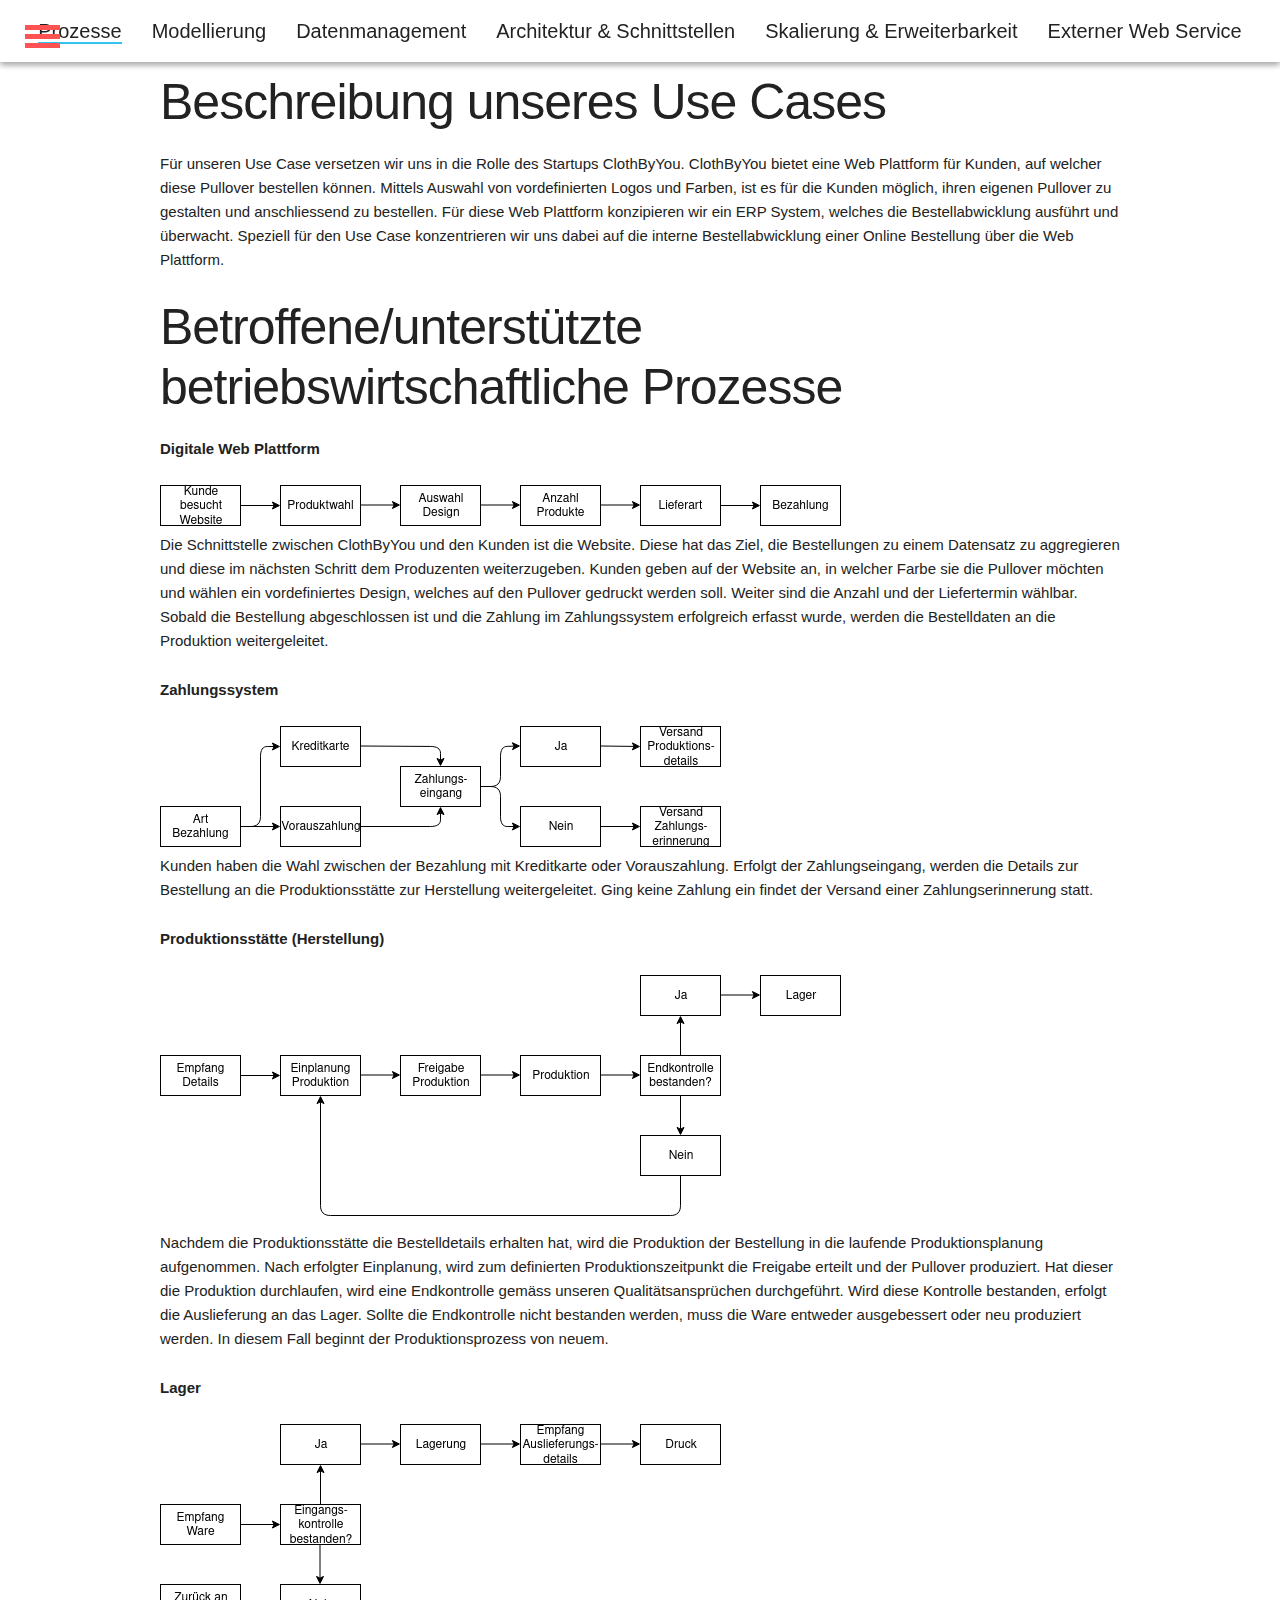
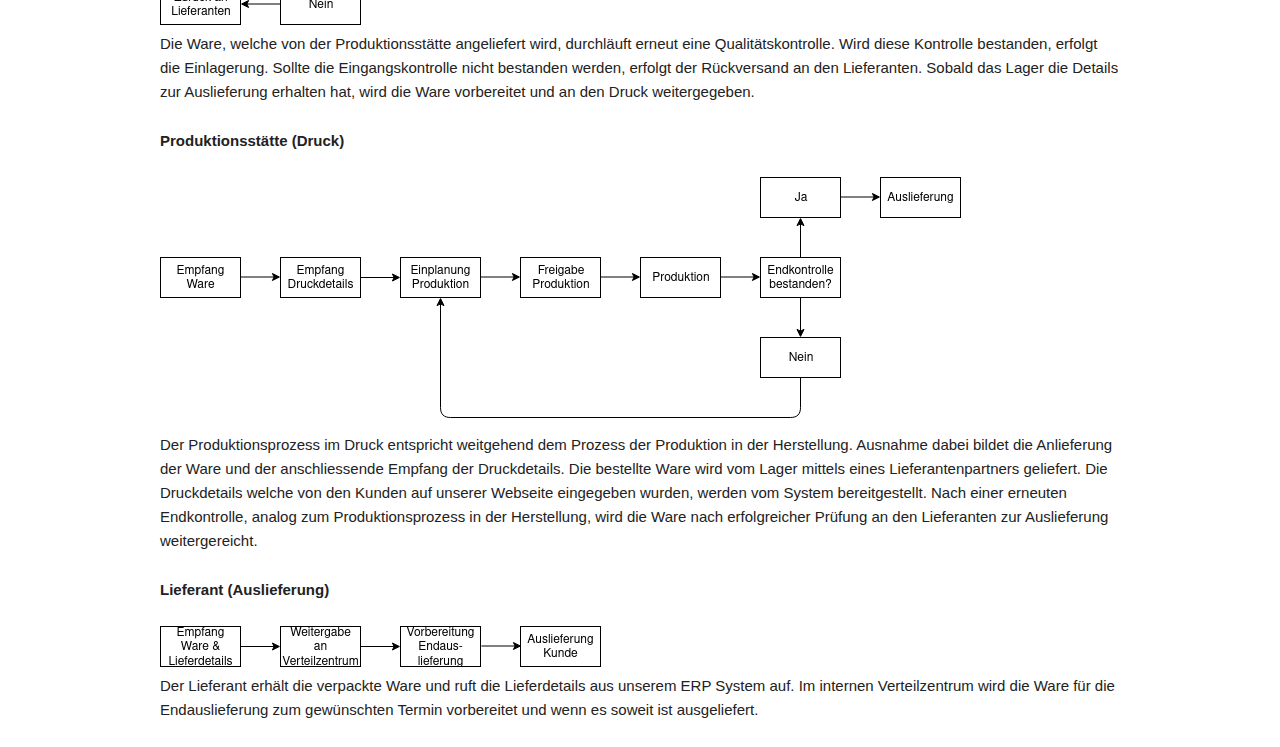
<file: index.html>
<!DOCTYPE html>
<html lang="ch">

<head>
	<meta charset="utf-8">
	<title>ARIS Gruppenarbeit Gruppe: ARIS_MYGRL</title>
	<link href="./assets/font_awesome/css/all.min.css" rel="stylesheet" />
	<link href="./assets/skeleton/css/normalize.css" rel="stylesheet" />
	<link href="./assets/skeleton/css/skeleton.css" rel="stylesheet" />
	<link rel="stylesheet" href="./assets/overlay/css/overlay.css">
	<link rel="stylesheet" type="text/css" href="./css/main.css">
</head>

<body>
	<header>
		<div class="navbar-header">
			<div class="toggle-button" id="toggle">
				<span class="bar top"></span>
				<span class="bar middle"></span>
				<span class="bar bottom"></span>
			</div>
		</div>

		<nav class="overlay" id="overlay">
			<ul>
				<li><a href="#" class="active">Prozesse</a></li>
				<li><a href="./modelling.html">Modellierung</a></li>
				<li><a href="./data_management.html">Datenmanagement</a></li>
				<li><a href="./system_architecture.html">Architektur & Schnittstellen</a></li>
				<li><a href="./scalability.html">Skalierung & Erweiterbarkeit</a></li>
				<li><a href="./external_web_service.html">Externer Web Service</a></li>
			</ul>
		</nav>

		<ul id="main-navigation">
			<li><a href="#" class="active">Prozesse</a></li>
			<li><a href="./modelling.html">Modellierung</a></li>
			<li><a href="./data_management.html">Datenmanagement</a></li>
			<li><a href="./system_architecture.html">Architektur & Schnittstellen</a></li>
			<li><a href="./scalability.html">Skalierung & Erweiterbarkeit</a></li>
			<li><a href="./external_web_service.html">Externer Web Service</a></li>
		</ul>
	</header>
	<div class="container">
		<div class="row">
			<h1>Beschreibung unseres Use Cases</h1>
			<p>
				Für unseren Use Case versetzen wir uns in die Rolle des Startups ClothByYou. ClothByYou bietet eine Web
				Plattform für Kunden, auf welcher diese Pullover bestellen können. Mittels Auswahl von vordefinierten
				Logos und Farben, ist es für die Kunden möglich, ihren eigenen Pullover zu gestalten und anschliessend
				zu bestellen. Für diese Web Plattform konzipieren wir ein ERP System, welches die Bestellabwicklung
				ausführt und überwacht. Speziell für den Use Case konzentrieren wir uns dabei auf die interne
				Bestellabwicklung einer Online Bestellung über die Web Plattform.

			</p>

			<h1>Betroffene/unterstützte betriebswirtschaftliche Prozesse</h1>

			<b>Digitale Web Plattform</b>
			<br>
			<br>

			<img class="u-max-full-width" src="./assets/images/prozess_digitale_webplattform.png"
				alt="Prozess Digitale Web Plattform">

			<p>
				Die Schnittstelle zwischen ClothByYou und den Kunden ist die Website. Diese hat das Ziel, die
				Bestellungen zu einem Datensatz zu aggregieren und diese im nächsten Schritt dem Produzenten
				weiterzugeben. Kunden geben auf der Website an, in welcher Farbe sie die Pullover möchten und wählen ein
				vordefiniertes Design, welches auf den Pullover gedruckt werden soll. Weiter sind die Anzahl und der
				Liefertermin wählbar. Sobald die Bestellung abgeschlossen ist und die Zahlung im Zahlungssystem
				erfolgreich erfasst wurde, werden die Bestelldaten an die Produktion weitergeleitet.
			</p>

			<b>Zahlungssystem</b>
			<br>
			<br>
			<img class="u-max-full-width" src="./assets/images/prozess_zahlungssystem.png" alt="Prozess Zahlungssystem">

			<p>
				Kunden haben die Wahl zwischen der Bezahlung mit Kreditkarte oder Vorauszahlung. Erfolgt der
				Zahlungseingang, werden die Details zur Bestellung an die Produktionsstätte zur Herstellung
				weitergeleitet. Ging keine Zahlung ein findet der Versand einer Zahlungserinnerung statt.
			</p>

			<b>Produktionsstätte (Herstellung)</b>
			<br>
			<br>
			<img class="u-max-full-width" src="./assets/images/prozess_produktion.png" alt="Prozess Produktion">

			<p>
				Nachdem die Produktionsstätte die Bestelldetails erhalten hat, wird die Produktion der Bestellung in die
				laufende Produktionsplanung aufgenommen. Nach erfolgter Einplanung, wird zum definierten
				Produktionszeitpunkt die Freigabe erteilt und der Pullover produziert. Hat dieser die Produktion
				durchlaufen, wird eine Endkontrolle gemäss unseren Qualitätsansprüchen durchgeführt. Wird diese
				Kontrolle bestanden, erfolgt die Auslieferung an das Lager. Sollte die Endkontrolle nicht bestanden
				werden, muss die Ware entweder ausgebessert oder neu produziert werden. In diesem Fall beginnt der
				Produktionsprozess von neuem.
			</p>

			<b>Lager</b>
			<br>
			<br>
			<img class="u-max-full-width" src="./assets/images/prozess_lager.png" alt="Prozess Lager">

			<p>
				Die Ware, welche von der Produktionsstätte angeliefert wird, durchläuft erneut eine Qualitätskontrolle.
				Wird diese Kontrolle bestanden, erfolgt die Einlagerung. Sollte die Eingangskontrolle nicht bestanden
				werden, erfolgt der Rückversand an den Lieferanten. Sobald das Lager die Details zur Auslieferung
				erhalten hat, wird die Ware vorbereitet und an den Druck weitergegeben.
			</p>

			<b>Produktionsstätte (Druck)</b>
			<br>
			<br>
			<img class="u-max-full-width" src="./assets/images/prozess_druck.png" alt="Produktionsstätte (Druck)">

			<p>
				Der Produktionsprozess im Druck entspricht weitgehend dem Prozess der Produktion in der Herstellung.
				Ausnahme dabei bildet die Anlieferung der Ware und der anschliessende Empfang der Druckdetails. Die
				bestellte Ware wird vom Lager mittels eines Lieferantenpartners geliefert. Die Druckdetails welche von
				den Kunden auf unserer Webseite eingegeben wurden, werden vom System bereitgestellt. Nach einer erneuten
				Endkontrolle, analog zum Produktionsprozess in der Herstellung, wird die Ware nach erfolgreicher Prüfung
				an den Lieferanten zur Auslieferung weitergereicht.
			</p>

			<b>Lieferant (Auslieferung)</b>
			<br>
			<br>
			<img class="u-max-full-width" src="./assets/images/prozess_lieferant.png" alt="Lieferant (Auslieferung)">

			<p>
				Der Lieferant erhält die verpackte Ware und ruft die Lieferdetails aus unserem ERP System auf. Im
				internen Verteilzentrum wird die Ware für die Endauslieferung zum gewünschten Termin vorbereitet und
				wenn es soweit ist ausgeliefert.
			</p>

		</div>
	</div>
	<script src="./assets/jquery/js/jquery-3.1.1.slim.min.js"></script>
	<script src="./assets/overlay/js/overlay.js"></script>
</body>

</html>
</file>
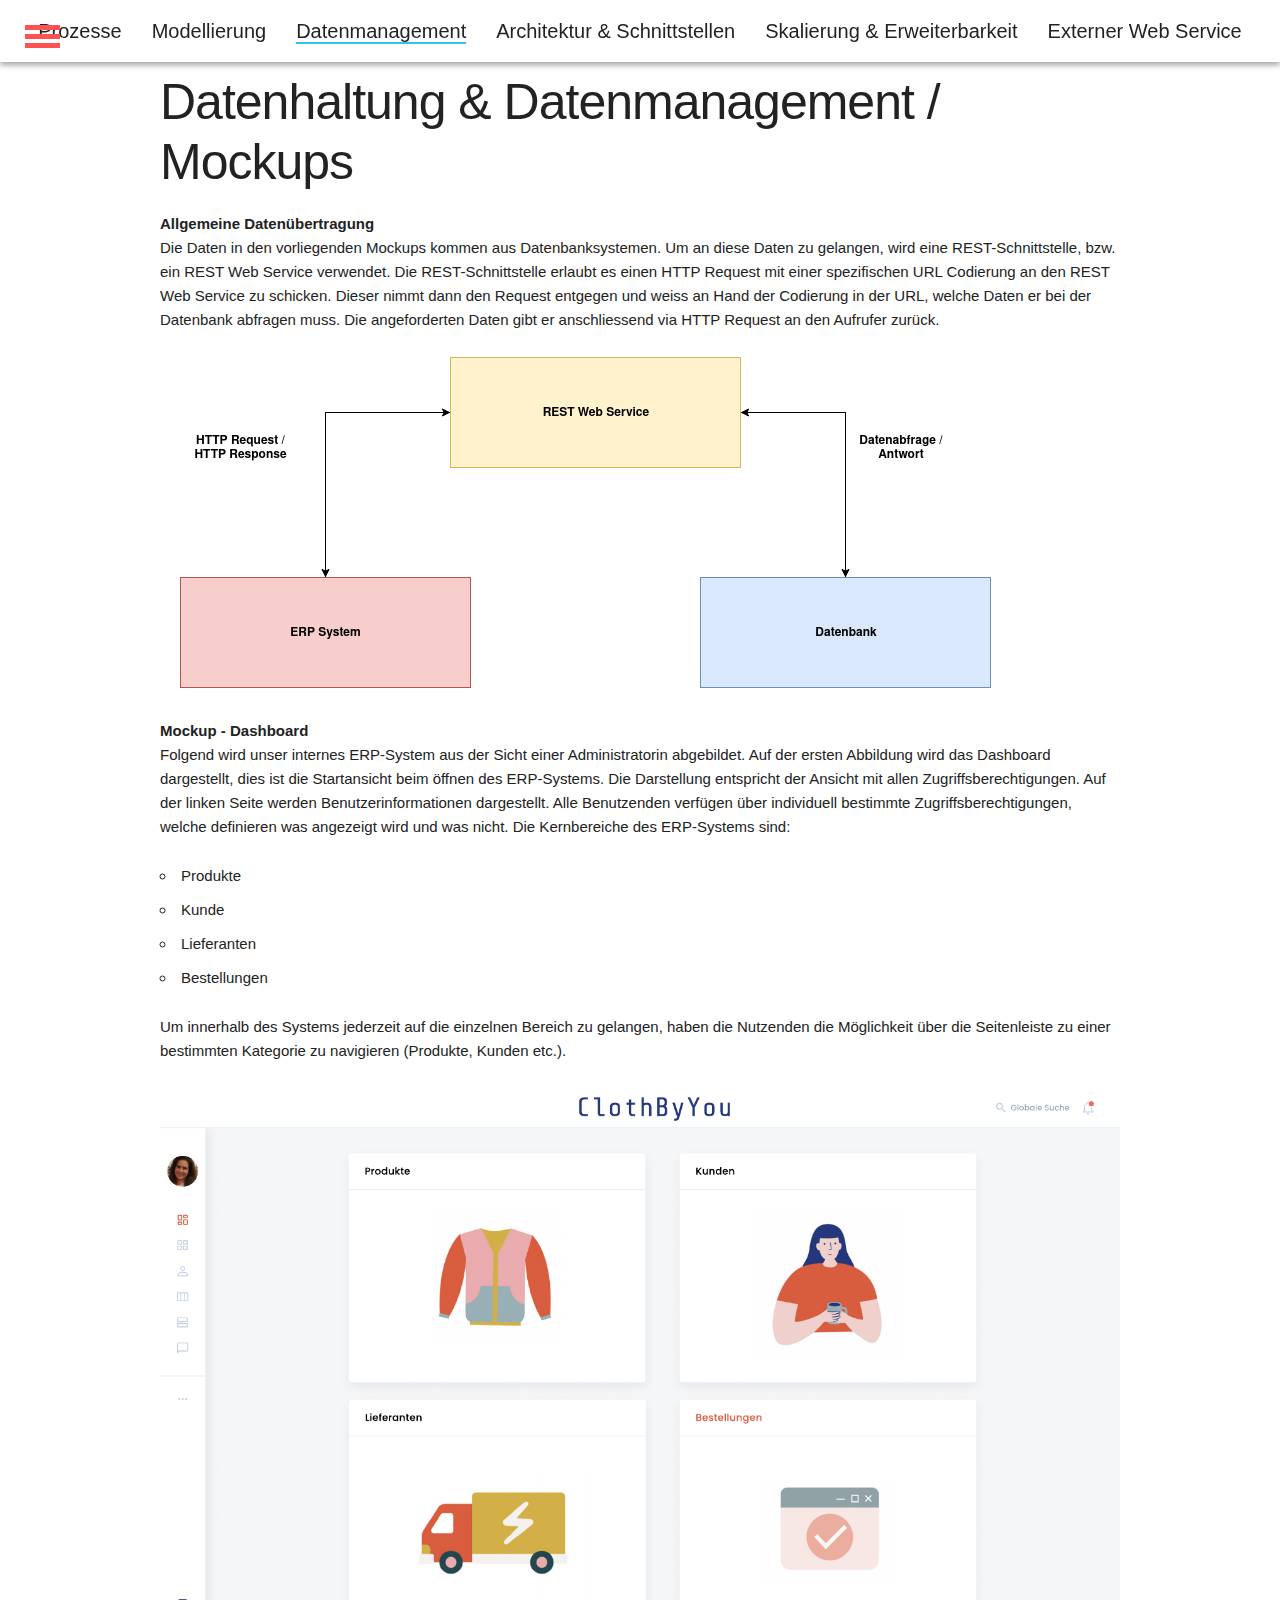
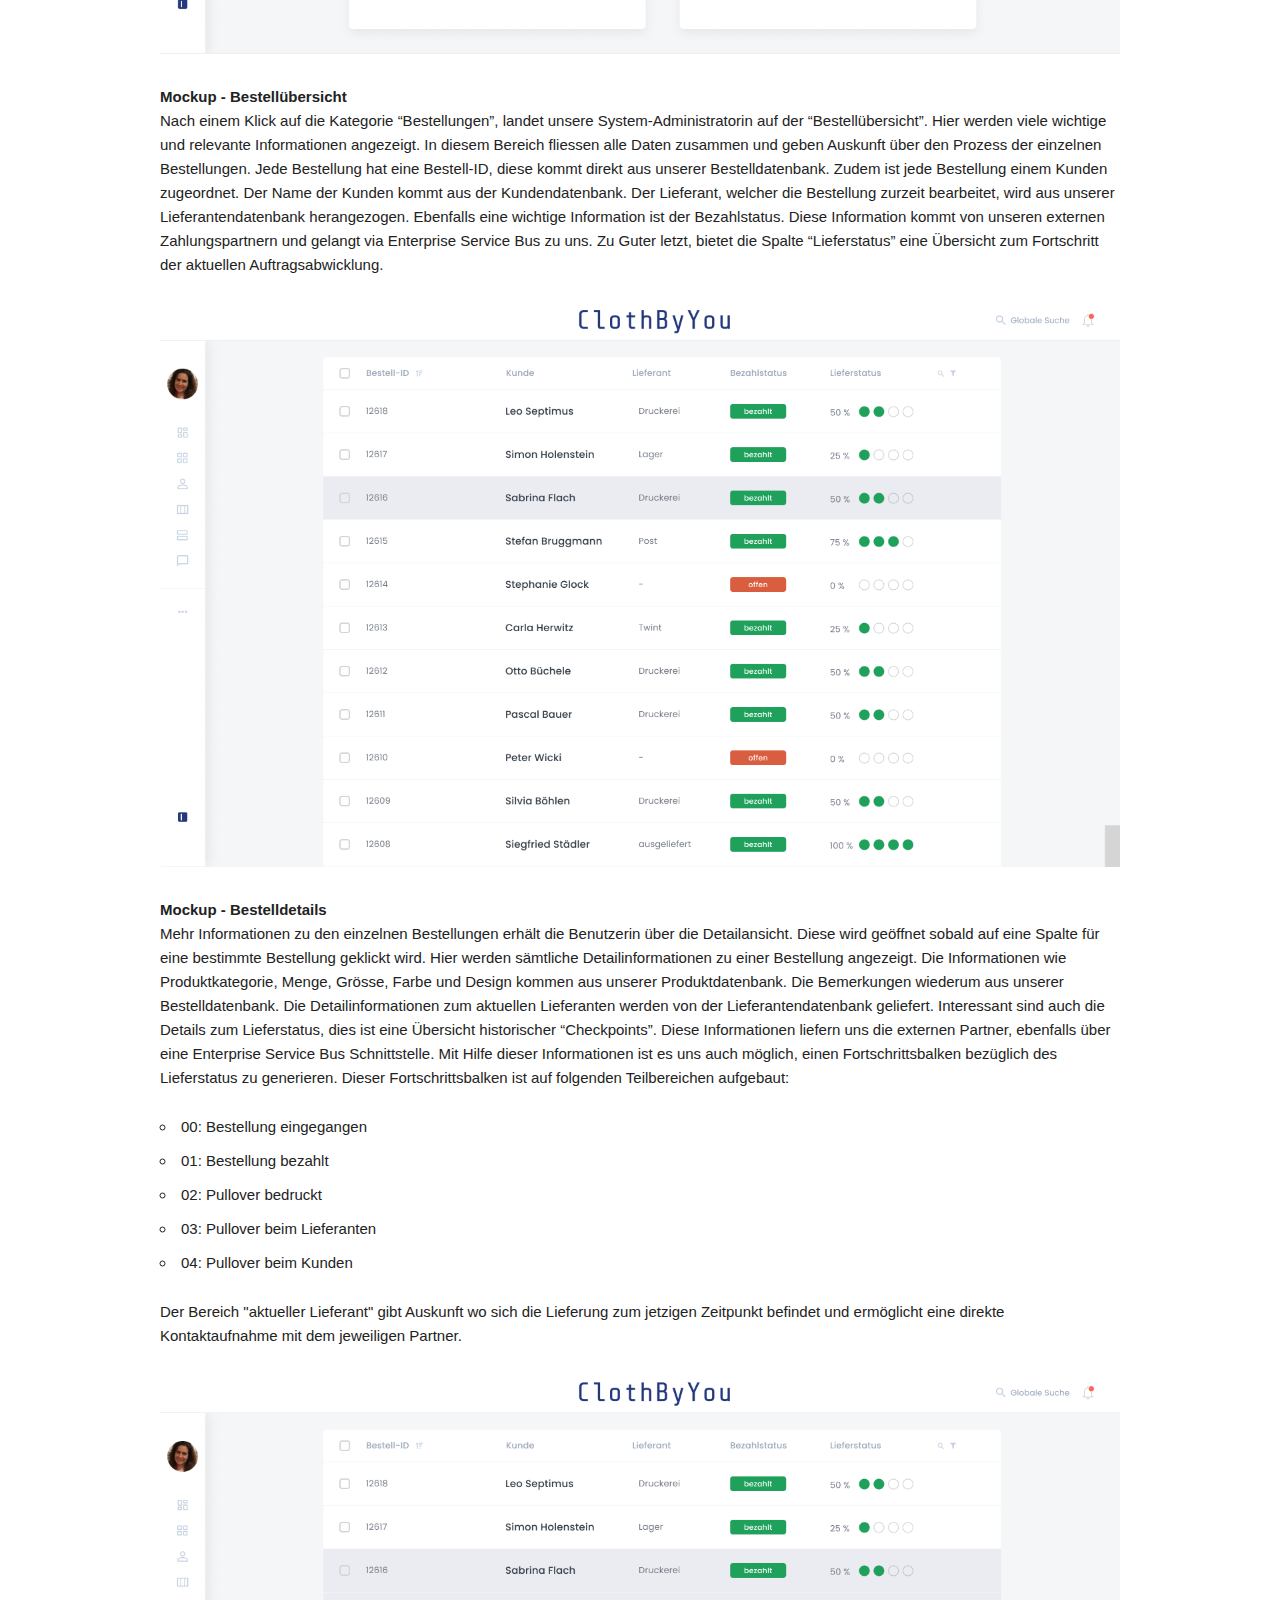
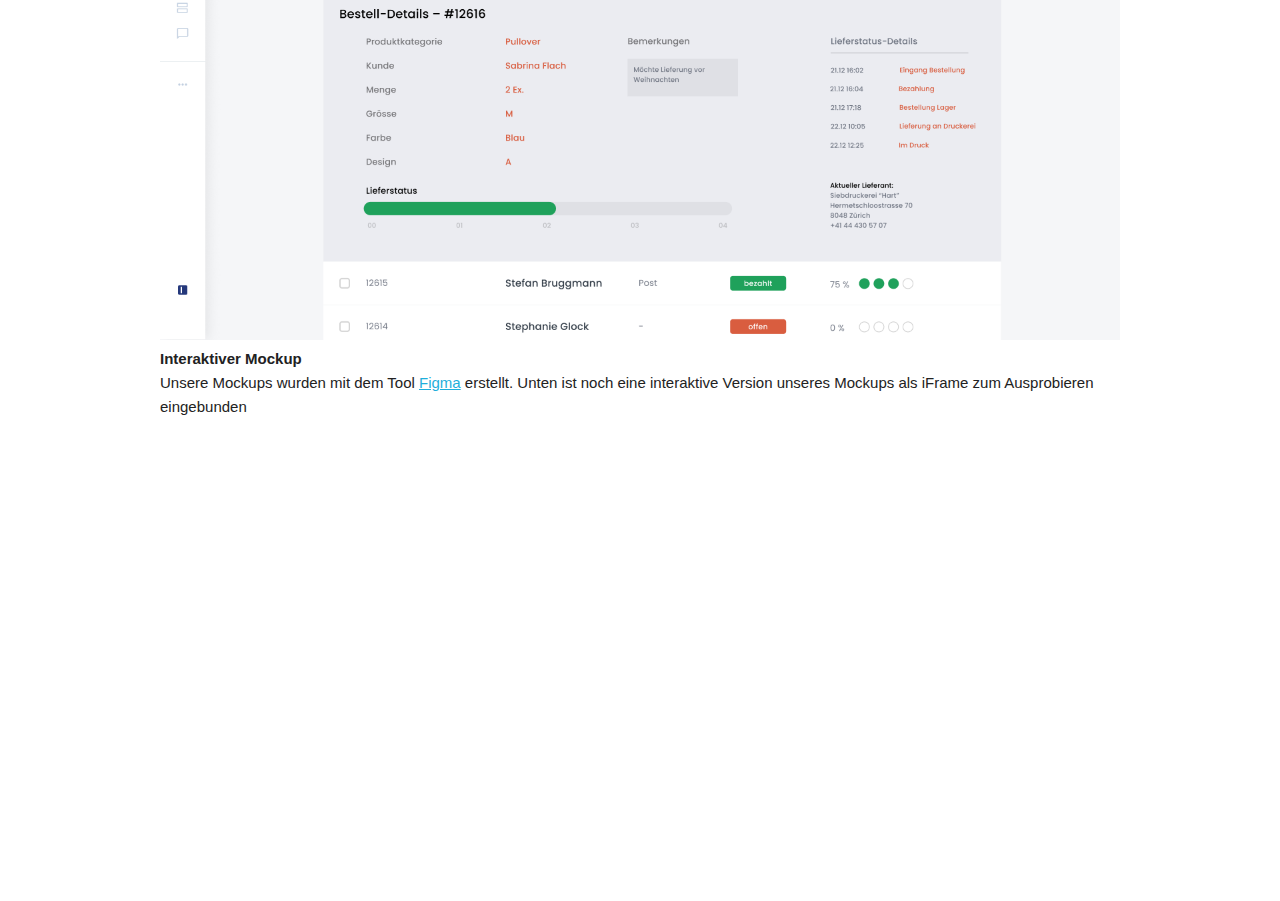
<file: data_management.html>
<!DOCTYPE html>
<html lang="ch">

<head>
	<meta charset="utf-8">
	<title>ARIS Gruppenarbeit Gruppe: ARIS_MYGRL</title>
	<link href="./assets/font_awesome/css/all.min.css" rel="stylesheet" />
	<link href="./assets/skeleton/css/normalize.css" rel="stylesheet" />
	<link href="./assets/skeleton/css/skeleton.css" rel="stylesheet" />
	<link rel="stylesheet" href="./assets/overlay/css/overlay.css">
	<link rel="stylesheet" type="text/css" href="./css/main.css">
</head>

<body>
	<header>
		<div class="navbar-header">
			<div class="toggle-button" id="toggle">
				<span class="bar top"></span>
				<span class="bar middle"></span>
				<span class="bar bottom"></span>
			</div>
		</div>

		<nav class="overlay" id="overlay">
			<ul>
				<li><a href="./index.html">Prozesse</a></li>
				<li><a href="./modelling.html">Modellierung</a></li>
				<li><a href="#" class="active">Datenmanagement</a></li>
				<li><a href="./system_architecture.html">Architektur & Schnittstellen</a></li>
				<li><a href="./scalability.html">Skalierung & Erweiterbarkeit</a></li>
				<li><a href="./external_web_service.html">Externer Web Service</a></li>
			</ul>
		</nav>
		<ul id="main-navigation">
			<li><a href="./index.html">Prozesse</a></li>
			<li><a href="./modelling.html">Modellierung</a></li>
			<li><a href="#" class="active">Datenmanagement</a></li>
			<li><a href="./system_architecture.html">Architektur & Schnittstellen</a></li>
			<li><a href="./scalability.html">Skalierung & Erweiterbarkeit</a></li>
			<li><a href="./external_web_service.html">Externer Web Service</a></li>
		</ul>
	</header>
	<div class="container">
		<div class="row">
			<h1>Datenhaltung & Datenmanagement / Mockups</h1>

			<b>Allgemeine Datenübertragung</b>
			<p>
				Die Daten in den vorliegenden Mockups kommen aus Datenbanksystemen. Um an diese Daten zu gelangen, wird
				eine REST-Schnittstelle, bzw. ein REST Web Service verwendet. Die REST-Schnittstelle erlaubt es einen
				HTTP Request mit einer spezifischen URL Codierung an den REST Web Service zu schicken. Dieser nimmt dann
				den Request entgegen und weiss an Hand der Codierung in der URL, welche Daten er bei der Datenbank
				abfragen muss. Die angeforderten Daten gibt er anschliessend via HTTP Request an den Aufrufer zurück.
			</p>

			<img class="u-max-full-width" src="./assets/images/allgemeine_datenuebertragung.png"
				alt="Allgemeine Datenübertragung">

			<br>
			<br>
			<b>Mockup - Dashboard</b>
			<p>
				Folgend wird unser internes ERP-System aus der Sicht einer Administratorin abgebildet.
				Auf der ersten Abbildung wird das Dashboard dargestellt, dies ist die Startansicht beim öffnen des
				ERP-Systems. Die Darstellung entspricht der Ansicht mit allen Zugriffsberechtigungen. Auf der linken
				Seite werden Benutzerinformationen dargestellt. Alle Benutzenden verfügen über individuell bestimmte
				Zugriffsberechtigungen, welche definieren was angezeigt wird und was nicht.

				Die Kernbereiche des ERP-Systems sind:

				<ul>
					<li>Produkte</li>
					<li>Kunde</li>
					<li>Lieferanten</li>
					<li>Bestellungen</li>
				</ul>

				Um innerhalb des Systems jederzeit auf die einzelnen Bereich zu gelangen, haben die Nutzenden die
				Möglichkeit über die Seitenleiste zu einer bestimmten Kategorie zu navigieren (Produkte, Kunden etc.).
			</p>

			<img class="u-max-full-width" src="./assets/images/mockup_dashboard.png" alt="Mockup - Dashboard">

			<br>
			<br>
			<b>Mockup - Bestellübersicht</b>
			<p>
				Nach einem Klick auf die Kategorie “Bestellungen”, landet unsere System-Administratorin auf der
				“Bestellübersicht”. Hier werden viele wichtige und relevante Informationen angezeigt. In diesem Bereich
				fliessen alle Daten zusammen und geben Auskunft über den Prozess der einzelnen Bestellungen.

				Jede Bestellung hat eine Bestell-ID, diese kommt direkt aus unserer Bestelldatenbank. Zudem ist jede
				Bestellung einem Kunden zugeordnet. Der Name der Kunden kommt aus der Kundendatenbank. Der Lieferant,
				welcher die Bestellung zurzeit bearbeitet, wird aus unserer Lieferantendatenbank herangezogen. Ebenfalls
				eine wichtige Information ist der Bezahlstatus. Diese Information kommt von unseren externen
				Zahlungspartnern und gelangt via Enterprise Service Bus zu uns. Zu Guter letzt, bietet die Spalte
				“Lieferstatus” eine Übersicht zum Fortschritt der aktuellen Auftragsabwicklung.

			</p>

			<img class="u-max-full-width" src="./assets/images/mockup_bestell_uebersicht.png"
				alt="Mockup - Bestellübersicht">


			<br>
			<br>
			<b>Mockup - Bestelldetails</b>
			<p>
				Mehr Informationen zu den einzelnen Bestellungen erhält die Benutzerin über die Detailansicht. Diese
				wird geöffnet sobald auf eine Spalte für eine bestimmte Bestellung geklickt wird. Hier werden sämtliche
				Detailinformationen zu einer Bestellung angezeigt. Die Informationen wie Produktkategorie, Menge,
				Grösse, Farbe und Design kommen aus unserer Produktdatenbank. Die Bemerkungen wiederum aus unserer
				Bestelldatenbank. Die Detailinformationen zum aktuellen Lieferanten werden von der Lieferantendatenbank
				geliefert. Interessant sind auch die Details zum Lieferstatus, dies ist eine Übersicht historischer
				“Checkpoints”. Diese Informationen liefern uns die externen Partner, ebenfalls über eine Enterprise
				Service Bus Schnittstelle. Mit Hilfe dieser Informationen ist es uns auch möglich, einen
				Fortschrittsbalken bezüglich des Lieferstatus zu generieren. Dieser Fortschrittsbalken ist auf folgenden
				Teilbereichen aufgebaut:

				<ul>
					<li>00: Bestellung eingegangen</li>
					<li>01: Bestellung bezahlt</li>
					<li>02: Pullover bedruckt</li>
					<li>03: Pullover beim Lieferanten</li>
					<li>04: Pullover beim Kunden</li>
				</ul>

				Der Bereich "aktueller Lieferant" gibt Auskunft wo sich die Lieferung zum jetzigen Zeitpunkt befindet
				und ermöglicht eine direkte Kontaktaufnahme mit dem jeweiligen Partner.
			</p>

			<img class="u-max-full-width" src="./assets/images/mockup_bestell_detail.png" alt="Mockup - Bestelldetails">

			<b>Interaktiver Mockup</b>
			<p>
				Unsere Mockups wurden mit dem Tool <a href="https://www.figma.com" target="_blank">Figma</a> erstellt. Unten ist noch eine interaktive Version unseres Mockups als iFrame zum Ausprobieren eingebunden 
			</p>
			<iframe style="border: none;" width="800" height="450" src="https://www.figma.com/embed?embed_host=share&url=https%3A%2F%2Fwww.figma.com%2Fproto%2FKAStwQ0LasEj07piuKXvES%2FVersion01%3Fnode-id%3D1%253A282%26viewport%3D571%252C406%252C0.17915228009223938%26scaling%3Dmin-zoom" allowfullscreen></iframe>
		</div>
	</div>
	<script src="./assets/jquery/js/jquery-3.1.1.slim.min.js"></script>
	<script src="./assets/overlay/js/overlay.js"></script>
</body>

</html>
</file>
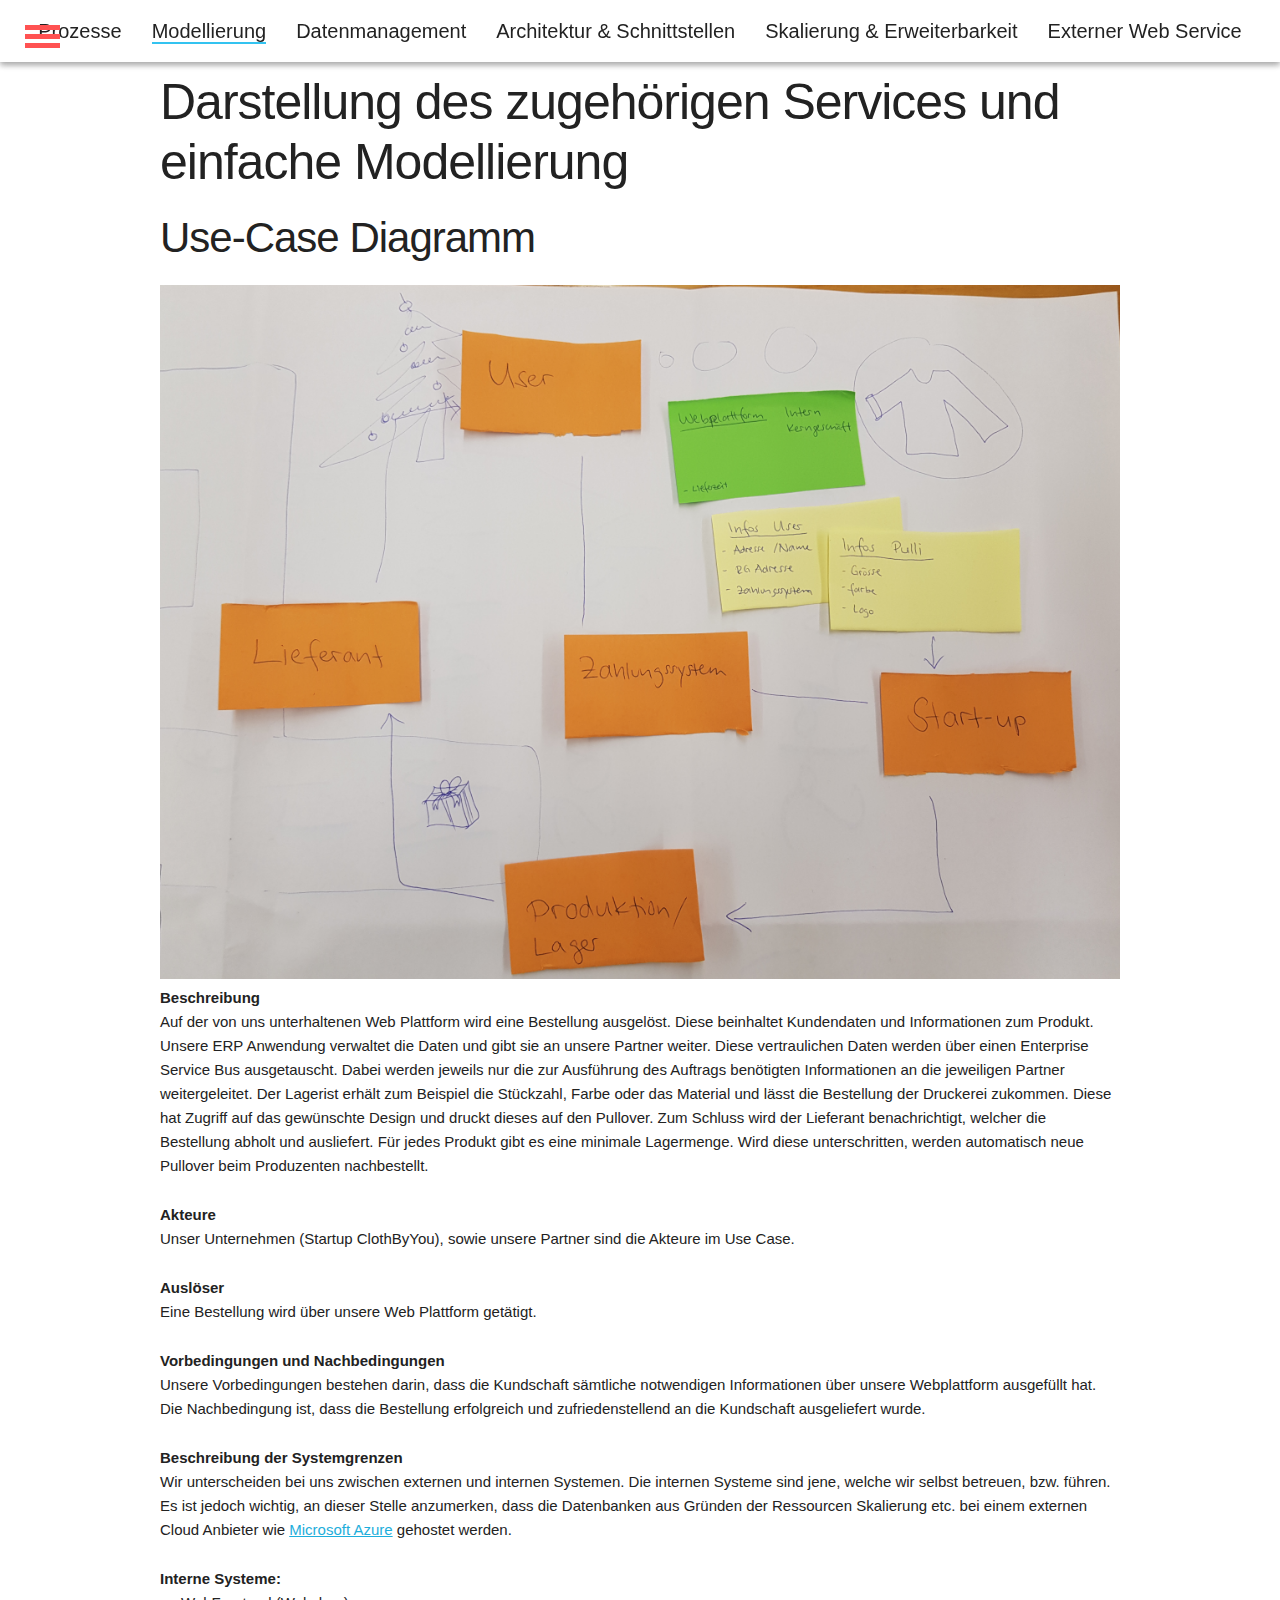
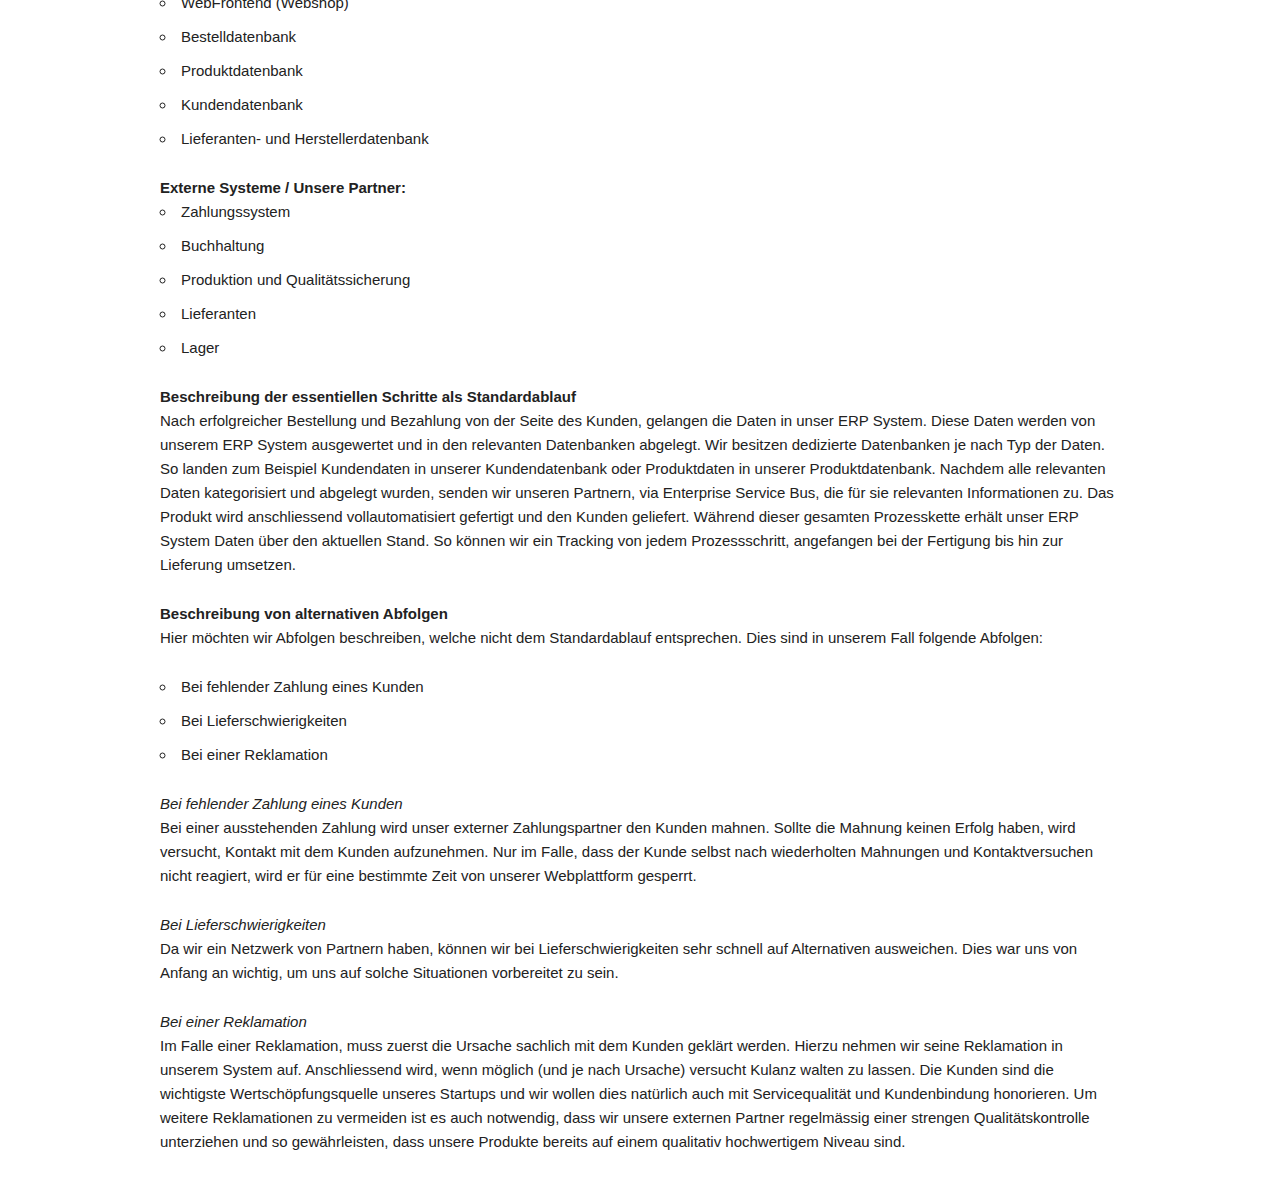
<file: modelling.html>
<!DOCTYPE html>
<html lang="ch">

<head>
	<meta charset="utf-8">
	<title>ARIS Gruppenarbeit Gruppe: ARIS_MYGRL</title>
	<link href="./assets/font_awesome/css/all.min.css" rel="stylesheet" />
	<link href="./assets/skeleton/css/normalize.css" rel="stylesheet" />
	<link href="./assets/skeleton/css/skeleton.css" rel="stylesheet" />
	<link rel="stylesheet" href="./assets/overlay/css/overlay.css">
	<link rel="stylesheet" type="text/css" href="./css/main.css">
</head>

<body>
	<header>
		<div class="navbar-header">
			<div class="toggle-button" id="toggle">
				<span class="bar top"></span>
				<span class="bar middle"></span>
				<span class="bar bottom"></span>
			</div>
		</div>
		<nav class="overlay" id="overlay">
			<ul>
				<li><a href="./index.html">Prozesse</a></li>
				<li><a href="#" class="active">Modellierung</a></li>
				<li><a href="./data_management.html">Datenmanagement</a></li>
				<li><a href="./system_architecture.html">Architektur & Schnittstellen</a></li>
				<li><a href="./scalability.html">Skalierung & Erweiterbarkeit</a></li>
				<li><a href="./external_web_service.html">Externer Web Service</a></li>
			</ul>
		</nav>
		<ul id="main-navigation">
			<li><a href="./index.html">Prozesse</a></li>
			<li><a href="#" class="active">Modellierung</a></li>
			<li><a href="./data_management.html">Datenmanagement</a></li>
			<li><a href="./system_architecture.html">Architektur & Schnittstellen</a></li>
			<li><a href="./scalability.html">Skalierung & Erweiterbarkeit</a></li>
			<li><a href="./external_web_service.html">Externer Web Service</a></li>
		</ul>
	</header>
	<div class="container">
		<div class="row">
			<h1>Darstellung des zugehörigen Services und einfache Modellierung</h1>

			<h2>Use-Case Diagramm</h2>
			<img class="u-max-full-width" src="./assets/images/use_case_diagramm.png" alt="Use-Case Diagramm">

			<b>Beschreibung</b>
			<p>
				Auf der von uns unterhaltenen Web Plattform wird eine Bestellung ausgelöst. Diese beinhaltet Kundendaten
				und Informationen zum Produkt. Unsere ERP Anwendung verwaltet die Daten und gibt sie an unsere Partner
				weiter. Diese vertraulichen Daten werden über einen Enterprise Service Bus ausgetauscht. Dabei werden
				jeweils nur die zur Ausführung des Auftrags benötigten Informationen an die jeweiligen Partner
				weitergeleitet. Der Lagerist erhält zum Beispiel die Stückzahl, Farbe oder das Material und lässt die
				Bestellung der Druckerei zukommen. Diese hat Zugriff auf das gewünschte Design und druckt dieses auf den
				Pullover. Zum Schluss wird der Lieferant benachrichtigt, welcher die Bestellung abholt und ausliefert.

				Für jedes Produkt gibt es eine minimale Lagermenge. Wird diese unterschritten, werden automatisch neue
				Pullover beim Produzenten nachbestellt.
			</p>

			<b>Akteure</b>
			<p>
				Unser Unternehmen (Startup ClothByYou), sowie unsere Partner sind die Akteure im Use Case.
			</p>

			<b>Auslöser</b>
			<p>
				Eine Bestellung wird über unsere Web Plattform getätigt.
			</p>

			<b>Vorbedingungen und Nachbedingungen</b>
			<p>
				Unsere Vorbedingungen bestehen darin, dass die Kundschaft sämtliche notwendigen Informationen über
				unsere Webplattform ausgefüllt hat. Die Nachbedingung ist, dass die Bestellung erfolgreich und
				zufriedenstellend an die Kundschaft ausgeliefert wurde.
			</p>

			<b>Beschreibung der Systemgrenzen</b>
			<p>
				Wir unterscheiden bei uns zwischen externen und internen Systemen. Die internen Systeme sind jene,
				welche wir selbst betreuen, bzw. führen. Es ist jedoch wichtig, an dieser Stelle anzumerken, dass die
				Datenbanken aus Gründen der Ressourcen Skalierung etc. bei einem externen Cloud Anbieter wie <a
					href="https://azure.microsoft.com/en-us/product-categories/databases/" target="_blank">Microsoft
					Azure</a> gehostet werden.
			</p>

			<b>Interne Systeme:</b>
			<ul>
				<li>WebFrontend (Webshop)</li>
				<li>Bestelldatenbank</li>
				<li>Produktdatenbank</li>
				<li>Kundendatenbank</li>
				<li>Lieferanten- und Herstellerdatenbank</li>
			</ul>

			<b>Externe Systeme / Unsere Partner:</b>
			<ul>
				<li>Zahlungssystem</li>
				<li>Buchhaltung</li>
				<li>Produktion und Qualitätssicherung</li>
				<li>Lieferanten</li>
				<li>Lager</li>
			</ul>

			<b>Beschreibung der essentiellen Schritte als Standardablauf</b>
			<p>
				Nach erfolgreicher Bestellung und Bezahlung von der Seite des Kunden, gelangen die Daten in unser ERP
				System. Diese Daten werden von unserem ERP System ausgewertet und in den relevanten Datenbanken
				abgelegt. Wir besitzen dedizierte Datenbanken je nach Typ der Daten. So landen zum Beispiel Kundendaten
				in unserer Kundendatenbank oder Produktdaten in unserer Produktdatenbank. Nachdem alle relevanten Daten
				kategorisiert und abgelegt wurden, senden wir unseren Partnern, via Enterprise Service Bus, die für sie
				relevanten Informationen zu. Das Produkt wird anschliessend vollautomatisiert gefertigt und den Kunden
				geliefert. Während dieser gesamten Prozesskette erhält unser ERP System Daten über den aktuellen Stand.
				So können wir ein Tracking von jedem Prozessschritt, angefangen bei der Fertigung bis hin zur Lieferung
				umsetzen.
			</p>

			<b>Beschreibung von alternativen Abfolgen</b>
			<p>
				Hier möchten wir Abfolgen beschreiben, welche nicht dem Standardablauf entsprechen. Dies sind in unserem
				Fall folgende Abfolgen:
				<ul>
					<li>Bei fehlender Zahlung eines Kunden</li>
					<li>Bei Lieferschwierigkeiten</li>
					<li>Bei einer Reklamation</li>
				</ul>
			</p>

			<em>Bei fehlender Zahlung eines Kunden</em>
			<p>
				Bei einer ausstehenden Zahlung wird unser externer Zahlungspartner den Kunden mahnen. Sollte die Mahnung
				keinen Erfolg haben, wird versucht, Kontakt mit dem Kunden aufzunehmen. Nur im Falle, dass der Kunde
				selbst nach wiederholten Mahnungen und Kontaktversuchen nicht reagiert, wird er für eine bestimmte Zeit
				von unserer Webplattform gesperrt.
			</p>

			<em>Bei Lieferschwierigkeiten</em>
			<p>
				Da wir ein Netzwerk von Partnern haben, können wir bei Lieferschwierigkeiten sehr schnell auf
				Alternativen ausweichen. Dies war uns von Anfang an wichtig, um uns auf solche Situationen vorbereitet
				zu sein.
			</p>

			<em>Bei einer Reklamation</em>
			<p>
				Im Falle einer Reklamation, muss zuerst die Ursache sachlich mit dem Kunden geklärt werden. Hierzu
				nehmen wir seine Reklamation in unserem System auf. Anschliessend wird, wenn möglich (und je nach
				Ursache) versucht Kulanz walten zu lassen. Die Kunden sind die wichtigste Wertschöpfungsquelle unseres
				Startups und wir wollen dies natürlich auch mit Servicequalität und Kundenbindung honorieren. Um weitere
				Reklamationen zu vermeiden ist es auch notwendig, dass wir unsere externen Partner regelmässig einer
				strengen Qualitätskontrolle unterziehen und so gewährleisten, dass unsere Produkte bereits auf einem
				qualitativ hochwertigem Niveau sind.
			</p>
		</div>
	</div>
	<script src="./assets/jquery/js/jquery-3.1.1.slim.min.js"></script>
	<script src="./assets/overlay/js/overlay.js"></script>
</body>

</html>
</file>
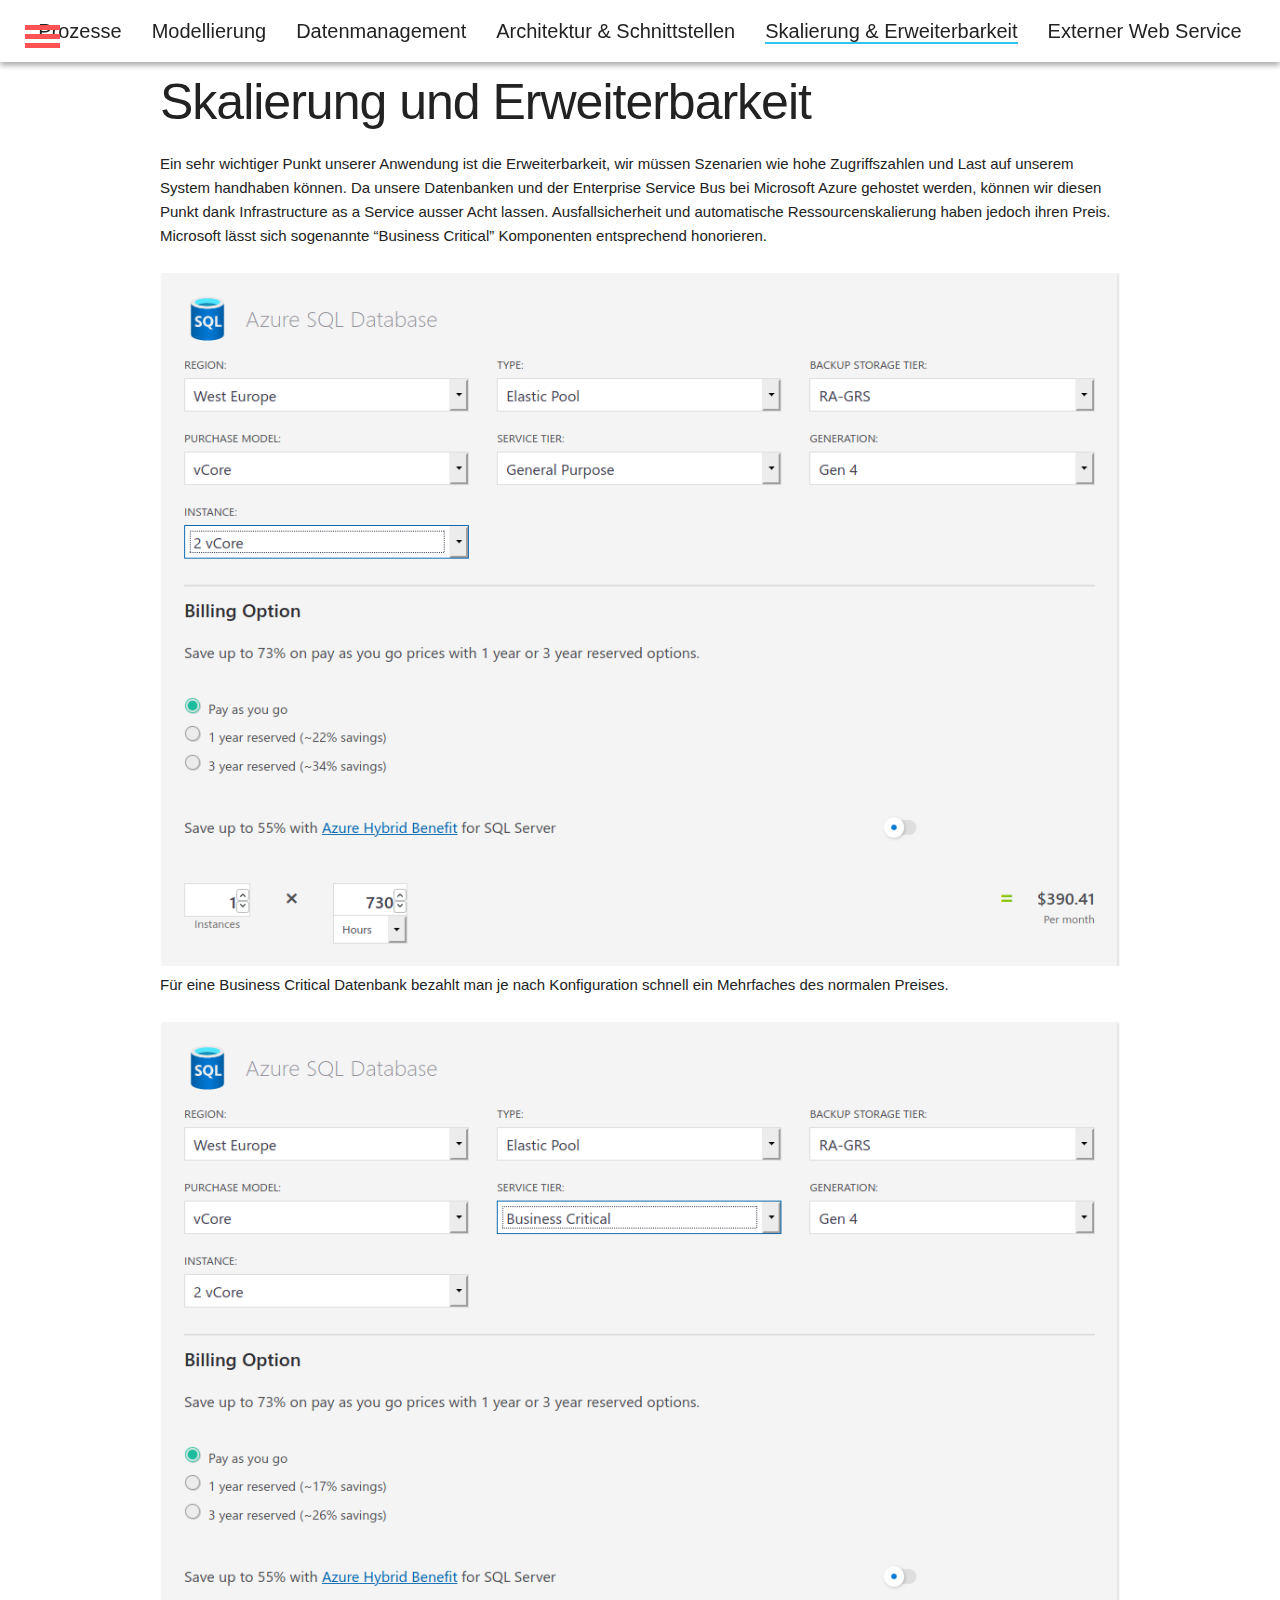
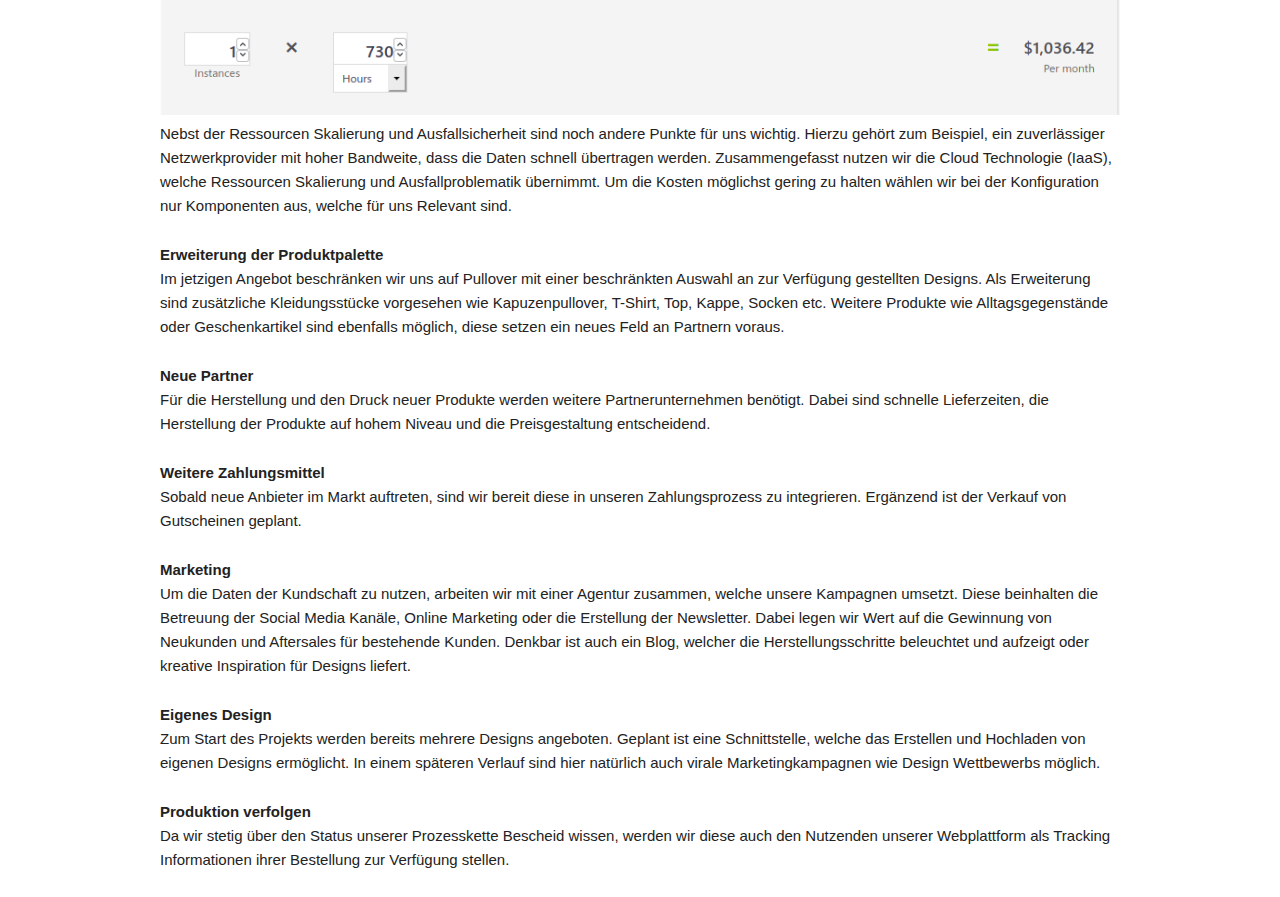
<file: scalability.html>
<!DOCTYPE html>
<html lang="ch">

<head>
	<meta charset="utf-8">
	<title>ARIS Gruppenarbeit Gruppe: ARIS_MYGRL</title>
	<link href="./assets/font_awesome/css/all.min.css" rel="stylesheet" />
	<link href="./assets/skeleton/css/normalize.css" rel="stylesheet" />
	<link href="./assets/skeleton/css/skeleton.css" rel="stylesheet" />
	<link rel="stylesheet" href="./assets/overlay/css/overlay.css">
	<link rel="stylesheet" type="text/css" href="./css/main.css">
</head>

<body>
	<header>
		<div class="navbar-header">
			<div class="toggle-button" id="toggle">
				<span class="bar top"></span>
				<span class="bar middle"></span>
				<span class="bar bottom"></span>
			</div>
		</div>
		<nav class="overlay" id="overlay">
			<ul>
				<li><a href="./index.html">Prozesse</a></li>
				<li><a href="./modelling.html">Modellierung</a></li>
				<li><a href="./data_management.html">Datenmanagement</a></li>
				<li><a href="./system_architecture.html">Architektur & Schnittstellen</a></li>
				<li><a href="#" class="active">Skalierung & Erweiterbarkeit</a></li>
				<li><a href="./external_web_service.html">Externer Web Service</a></li>
			</ul>
		</nav>
		<ul id="main-navigation">
			<li><a href="./index.html">Prozesse</a></li>
			<li><a href="./modelling.html">Modellierung</a></li>
			<li><a href="./data_management.html">Datenmanagement</a></li>
			<li><a href="./system_architecture.html">Architektur & Schnittstellen</a></li>
			<li><a href="#" class="active">Skalierung & Erweiterbarkeit</a></li>
			<li><a href="./external_web_service.html">Externer Web Service</a></li>
		</ul>
	</header>
	<div class="container">
		<div class="row">
			<h1>Skalierung und Erweiterbarkeit</h1>
			<p>
				Ein sehr wichtiger Punkt unserer Anwendung ist die Erweiterbarkeit, wir müssen Szenarien wie hohe
				Zugriffszahlen und Last auf unserem System handhaben können. Da unsere Datenbanken und der Enterprise
				Service Bus bei Microsoft Azure gehostet werden, können wir diesen Punkt dank Infrastructure as a
				Service ausser Acht lassen. Ausfallsicherheit und automatische Ressourcenskalierung haben jedoch ihren
				Preis. Microsoft lässt sich sogenannte “Business Critical” Komponenten entsprechend honorieren.
			</p>
			<img class="u-max-full-width" src="./assets/images/datenbank_preis_normal.png" alt="Datenbank Preis Normal">

			<p>
				Für eine Business Critical Datenbank bezahlt man je nach Konfiguration schnell ein Mehrfaches des
				normalen
				Preises.
			</p>
			<img class="u-max-full-width" src="./assets/images/datenbank_preis_business.png"
				alt="Datenbank Preis Business">

			<p>
				Nebst der Ressourcen Skalierung und Ausfallsicherheit sind noch andere Punkte für uns wichtig. Hierzu
				gehört zum Beispiel, ein zuverlässiger Netzwerkprovider mit hoher Bandweite, dass die Daten schnell
				übertragen werden.

				Zusammengefasst nutzen wir die Cloud Technologie (IaaS), welche Ressourcen Skalierung und
				Ausfallproblematik übernimmt. Um die Kosten möglichst gering zu halten wählen wir bei der Konfiguration
				nur Komponenten aus, welche für uns Relevant sind.

			</p>

			<b>Erweiterung der Produktpalette</b>
			<p>
				Im jetzigen Angebot beschränken wir uns auf Pullover mit einer beschränkten Auswahl an zur Verfügung
				gestellten Designs. Als Erweiterung sind zusätzliche Kleidungsstücke vorgesehen wie Kapuzenpullover,
				T-Shirt, Top, Kappe, Socken etc. Weitere Produkte wie Alltagsgegenstände oder Geschenkartikel sind
				ebenfalls möglich, diese setzen ein neues Feld an Partnern voraus.
			</p>

			<b>Neue Partner</b>
			<p>
				Für die Herstellung und den Druck neuer Produkte werden weitere Partnerunternehmen benötigt. Dabei sind
				schnelle Lieferzeiten, die Herstellung der Produkte auf hohem Niveau und die Preisgestaltung
				entscheidend.
			</p>

			<b>Weitere Zahlungsmittel</b>
			<p>
				Sobald neue Anbieter im Markt auftreten, sind wir bereit diese in unseren Zahlungsprozess zu
				integrieren. Ergänzend ist der Verkauf von Gutscheinen geplant.
			</p>

			<b>Marketing</b>
			<p>
				Um die Daten der Kundschaft zu nutzen, arbeiten wir mit einer Agentur zusammen, welche unsere Kampagnen
				umsetzt. Diese beinhalten die Betreuung der Social Media Kanäle, Online Marketing oder die Erstellung
				der Newsletter. Dabei legen wir Wert auf die Gewinnung von Neukunden und Aftersales für bestehende
				Kunden.
				Denkbar ist auch ein Blog, welcher die Herstellungsschritte beleuchtet und aufzeigt oder kreative
				Inspiration für Designs liefert.

			</p>

			<b>Eigenes Design</b>
			<p>
				Zum Start des Projekts werden bereits mehrere Designs angeboten. Geplant ist eine Schnittstelle, welche
				das Erstellen und Hochladen von eigenen Designs ermöglicht. In einem späteren Verlauf sind hier
				natürlich auch virale Marketingkampagnen wie Design Wettbewerbs möglich.
			</p>

			<b>Produktion verfolgen</b>
			<p>
				Da wir stetig über den Status unserer Prozesskette Bescheid wissen, werden wir diese auch den Nutzenden
				unserer Webplattform als Tracking Informationen ihrer Bestellung zur Verfügung stellen.
			</p>

		</div>
	</div>
	<script src="./assets/jquery/js/jquery-3.1.1.slim.min.js"></script>
	<script src="./assets/overlay/js/overlay.js"></script>
</body>

</html>
</file>
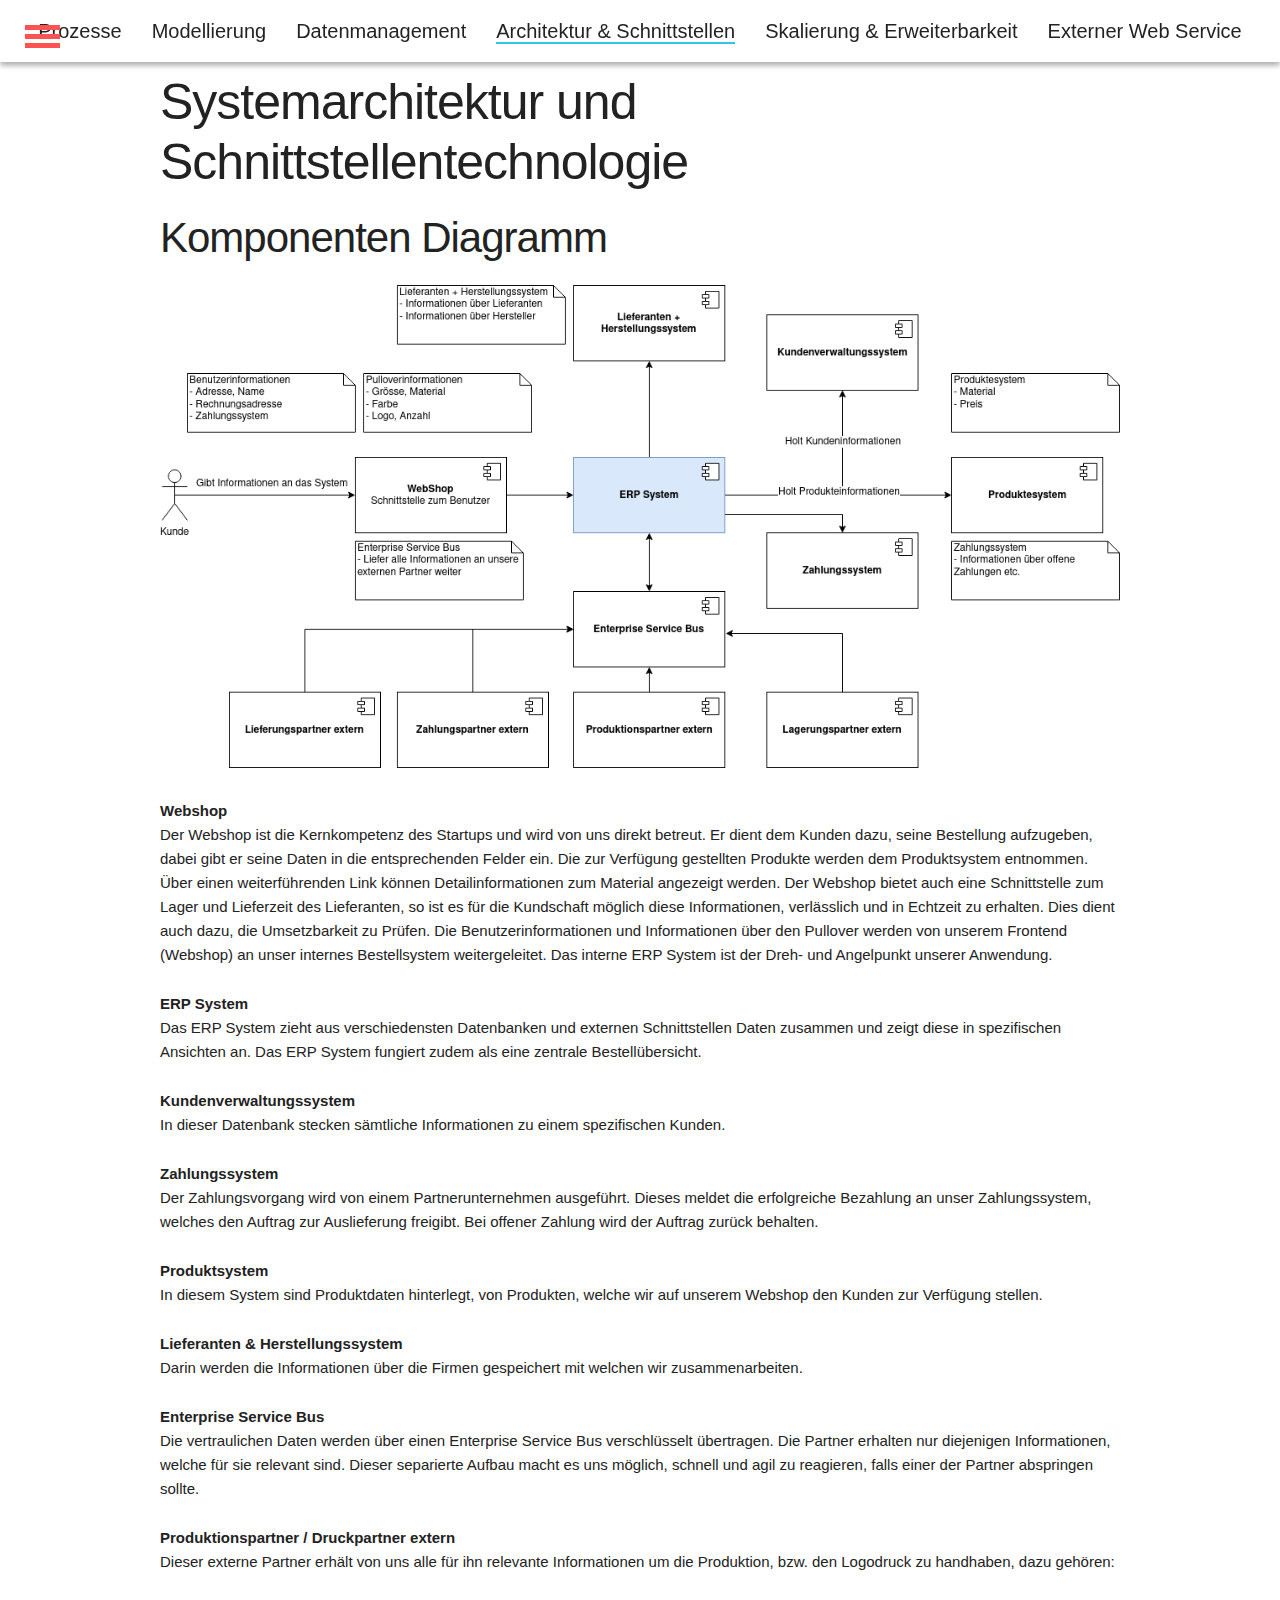
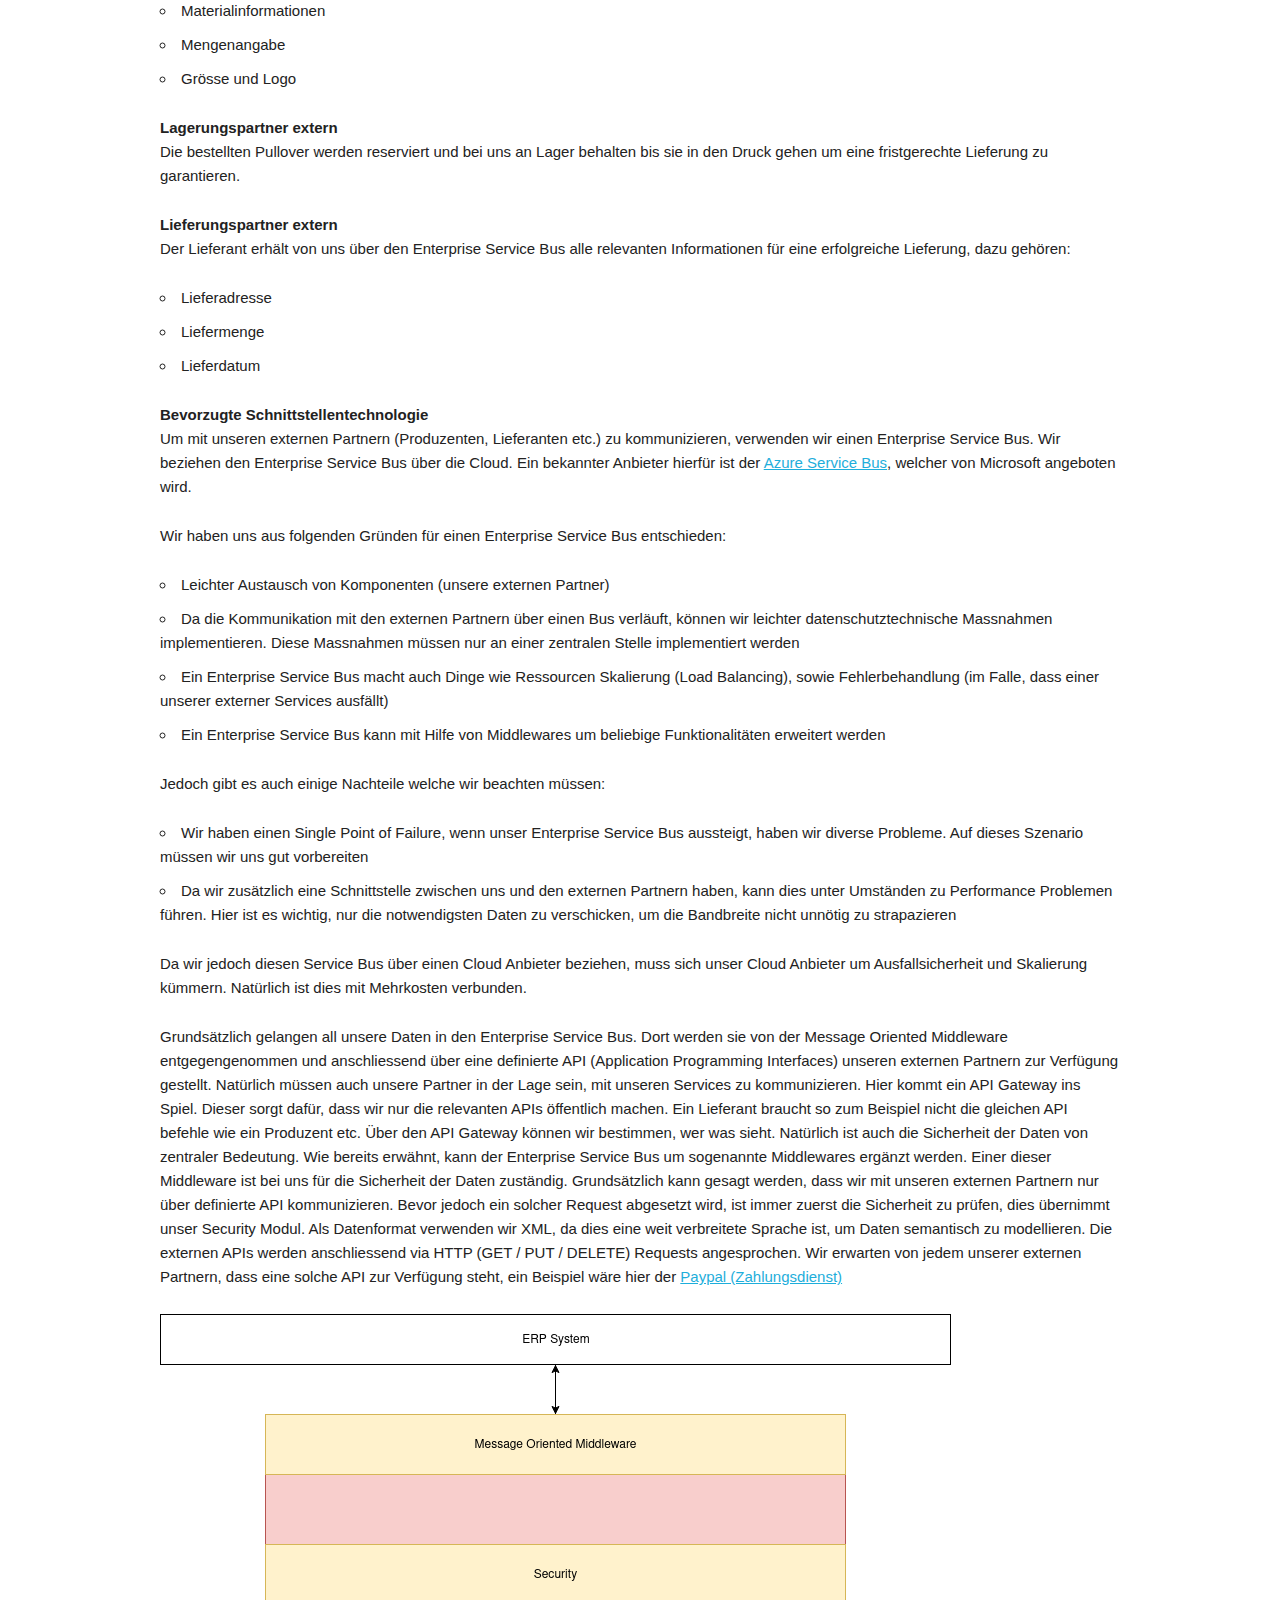
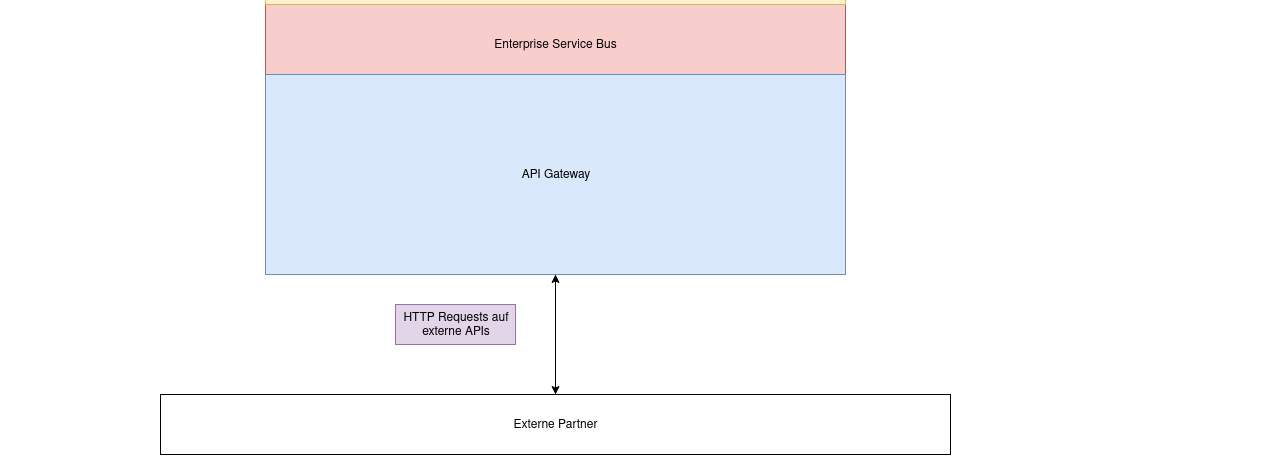
<file: system_architecture.html>
<!DOCTYPE html>
<html lang="ch">

<head>
	<meta charset="utf-8">
	<title>ARIS Gruppenarbeit Gruppe: ARIS_MYGRL</title>
	<link href="./assets/font_awesome/css/all.min.css" rel="stylesheet" />
	<link href="./assets/skeleton/css/normalize.css" rel="stylesheet" />
	<link href="./assets/skeleton/css/skeleton.css" rel="stylesheet" />
	<link rel="stylesheet" href="./assets/overlay/css/overlay.css">
	<link rel="stylesheet" type="text/css" href="./css/main.css">
</head>

<body>
	<header>
		<div class="navbar-header">
			<div class="toggle-button" id="toggle">
				<span class="bar top"></span>
				<span class="bar middle"></span>
				<span class="bar bottom"></span>
			</div>
		</div>
		<nav class="overlay" id="overlay">
			<ul>
				<li><a href="./index.html">Prozesse</a></li>
				<li><a href="./modelling.html">Modellierung</a></li>
				<li><a href="./data_management.html">Datenmanagement</a></li>
				<li><a href="#" class="active">Architektur & Schnittstellen</a></li>
				<li><a href="./scalability.html">Skalierung & Erweiterbarkeit</a></li>
				<li><a href="./external_web_service.html">Externer Web Service</a></li>
			</ul>
		</nav>
		<ul id="main-navigation">
			<li><a href="./index.html">Prozesse</a></li>
			<li><a href="./modelling.html">Modellierung</a></li>
			<li><a href="./data_management.html">Datenmanagement</a></li>
			<li><a href="#" class="active">Architektur & Schnittstellen</a></li>
			<li><a href="./scalability.html">Skalierung & Erweiterbarkeit</a></li>
			<li><a href="./external_web_service.html">Externer Web Service</a></li>
		</ul>
	</header>
	<div class="container">
		<div class="row">
			<h1>Systemarchitektur und Schnittstellentechnologie</h1>

			<h2>Komponenten Diagramm</h2>

			<img class="u-max-full-width" src="./assets/images/komponenten_diagramm.png" alt="Komponenten Diagramm">

			<br>
			<br>
			<b>Webshop</b>
			<p>
				Der Webshop ist die Kernkompetenz des Startups und wird von uns direkt betreut. Er dient dem Kunden
				dazu, seine Bestellung aufzugeben, dabei gibt er seine Daten in die entsprechenden Felder ein. Die zur
				Verfügung gestellten Produkte werden dem Produktsystem entnommen. Über einen weiterführenden Link können
				Detailinformationen zum Material angezeigt werden. Der Webshop bietet auch eine Schnittstelle zum Lager
				und Lieferzeit des Lieferanten, so ist es für die Kundschaft möglich diese Informationen, verlässlich
				und in Echtzeit zu erhalten. Dies dient auch dazu, die Umsetzbarkeit zu Prüfen. Die
				Benutzerinformationen und Informationen über den Pullover werden von unserem Frontend (Webshop) an unser
				internes Bestellsystem weitergeleitet. Das interne ERP System ist der Dreh- und Angelpunkt unserer
				Anwendung.
			</p>

			<b>ERP System</b>
			<p>
				Das ERP System zieht aus verschiedensten Datenbanken und externen Schnittstellen Daten zusammen und
				zeigt diese in spezifischen Ansichten an. Das ERP System fungiert zudem als eine zentrale
				Bestellübersicht.
			</p>

			<b>Kundenverwaltungssystem</b>
			<p>
				In dieser Datenbank stecken sämtliche Informationen zu einem spezifischen Kunden.
			</p>

			<b>Zahlungssystem</b>
			<p>
				Der Zahlungsvorgang wird von einem Partnerunternehmen ausgeführt. Dieses meldet die erfolgreiche
				Bezahlung an unser Zahlungssystem, welches den Auftrag zur Auslieferung freigibt. Bei offener Zahlung
				wird der Auftrag zurück behalten.
			</p>

			<b>Produktsystem</b>
			<p>
				In diesem System sind Produktdaten hinterlegt, von Produkten, welche wir auf unserem Webshop den Kunden
				zur Verfügung stellen.
			</p>

			<b>Lieferanten & Herstellungssystem</b>
			<p>
				Darin werden die Informationen über die Firmen gespeichert mit welchen wir zusammenarbeiten.
			</p>

			<b>Enterprise Service Bus</b>
			<p>
				Die vertraulichen Daten werden über einen Enterprise Service Bus verschlüsselt übertragen. Die Partner
				erhalten nur diejenigen Informationen, welche für sie relevant sind. Dieser separierte Aufbau macht es
				uns möglich, schnell und agil zu reagieren, falls einer der Partner abspringen sollte.
			</p>

			<b>Produktionspartner / Druckpartner extern</b>
			<p>
				Dieser externe Partner erhält von uns alle für ihn relevante Informationen um die Produktion, bzw. den
				Logodruck zu handhaben, dazu gehören:
				<ul>
					<li>Materialinformationen</li>
					<li>Mengenangabe</li>
					<li>Grösse und Logo</li>
				</ul>
			</p>

			<b>Lagerungspartner extern</b>
			<p>
				Die bestellten Pullover werden reserviert und bei uns an Lager behalten bis sie in den Druck gehen um
				eine fristgerechte Lieferung zu garantieren.
			</p>

			<b>Lieferungspartner extern</b>
			<p>
				Der Lieferant erhält von uns über den Enterprise Service Bus alle relevanten Informationen für eine
				erfolgreiche Lieferung, dazu gehören:
				<ul>
					<li>Lieferadresse</li>
					<li>Liefermenge</li>
					<li>Lieferdatum</li>
				</ul>
			</p>

			<b>Bevorzugte Schnittstellentechnologie</b>
			<p>
				Um mit unseren externen Partnern (Produzenten, Lieferanten etc.) zu kommunizieren, verwenden wir einen
				Enterprise Service Bus. Wir beziehen den Enterprise Service Bus über die Cloud. Ein bekannter Anbieter
				hierfür ist der <a href="https://www.g2.com/products/azure-service-bus/features" target="_blank">Azure
					Service Bus</a>, welcher von Microsoft angeboten wird.
			</p>

			<p>
				Wir haben uns aus folgenden Gründen für einen Enterprise Service Bus entschieden:
				<ul>
					<li>Leichter Austausch von Komponenten (unsere externen Partner)</li>
					<li>Da die Kommunikation mit den externen Partnern über einen Bus verläuft, können wir leichter
						datenschutztechnische Massnahmen implementieren. Diese Massnahmen müssen nur an einer zentralen
						Stelle implementiert werden</li>
					<li>Ein Enterprise Service Bus macht auch Dinge wie Ressourcen Skalierung (Load Balancing), sowie
						Fehlerbehandlung (im Falle, dass einer unserer externer Services ausfällt)</li>
					<li>Ein Enterprise Service Bus kann mit Hilfe von Middlewares um beliebige Funktionalitäten
						erweitert werden</li>
				</ul>
			</p>

			<p>
				Jedoch gibt es auch einige Nachteile welche wir beachten müssen:
				<ul>
					<li>Wir haben einen Single Point of Failure, wenn unser Enterprise Service Bus aussteigt, haben wir
						diverse Probleme. Auf dieses Szenario müssen wir uns gut vorbereiten</li>
					<li>Da wir zusätzlich eine Schnittstelle zwischen uns und den externen Partnern haben, kann dies
						unter Umständen zu Performance Problemen führen. Hier ist es wichtig, nur die notwendigsten
						Daten zu verschicken, um die Bandbreite nicht unnötig zu strapazieren</li>
				</ul>

				Da wir jedoch diesen Service Bus über einen Cloud Anbieter beziehen, muss sich unser Cloud Anbieter um
				Ausfallsicherheit und Skalierung kümmern. Natürlich ist dies mit Mehrkosten verbunden.
			</p>

			<p>
				Grundsätzlich gelangen all unsere Daten in den Enterprise Service Bus. Dort werden sie von der Message
				Oriented Middleware entgegengenommen und anschliessend über eine definierte API (Application Programming
				Interfaces) unseren externen Partnern zur Verfügung gestellt. Natürlich müssen auch unsere Partner in
				der Lage sein, mit unseren Services zu kommunizieren. Hier kommt ein API Gateway ins Spiel. Dieser sorgt
				dafür, dass wir nur die relevanten APIs öffentlich machen. Ein Lieferant braucht so zum Beispiel nicht
				die gleichen API befehle wie ein Produzent etc. Über den API Gateway können wir bestimmen, wer was
				sieht. Natürlich ist auch die Sicherheit der Daten von zentraler Bedeutung. Wie bereits erwähnt, kann
				der Enterprise Service Bus um sogenannte Middlewares ergänzt werden. Einer dieser Middleware ist bei uns
				für die Sicherheit der Daten zuständig. Grundsätzlich kann gesagt werden, dass wir mit unseren externen
				Partnern nur über definierte API kommunizieren. Bevor jedoch ein solcher Request abgesetzt wird, ist
				immer zuerst die Sicherheit zu prüfen, dies übernimmt unser Security Modul.

				Als Datenformat verwenden wir XML, da dies eine weit verbreitete Sprache ist, um Daten semantisch zu
				modellieren.

				Die externen APIs werden anschliessend via HTTP (GET / PUT / DELETE) Requests angesprochen. Wir erwarten
				von jedem unserer externen Partnern, dass eine solche API zur Verfügung steht, ein Beispiel wäre hier
				der <a href="https://developer.paypal.com/docs/api/overview/" target="_bank">Paypal (Zahlungsdienst)</a>
			</p>

			<img class="u-max-full-width" src="./assets/images/enterprise_service_bus.png" alt="Enterprise Service Bus">

		</div>
	</div>
	<script src="./assets/jquery/js/jquery-3.1.1.slim.min.js"></script>
	<script src="./assets/overlay/js/overlay.js"></script>
</body>

</html>
</file>
<file: assets/skeleton/css/skeleton.css>
/*
* Skeleton V2.0.4
* Copyright 2014, Dave Gamache
* www.getskeleton.com
* Free to use under the MIT license.
* http://www.opensource.org/licenses/mit-license.php
* 12/29/2014
*/


/* Table of contents
––––––––––––––––––––––––––––––––––––––––––––––––––
- Grid
- Base Styles
- Typography
- Links
- Buttons
- Forms
- Lists
- Code
- Tables
- Spacing
- Utilities
- Clearing
- Media Queries
*/


/* Grid
–––––––––––––––––––––––––––––––––––––––––––––––––– */
.container {
  position: relative;
  width: 100%;
  max-width: 960px;
  margin: 0 auto;
  padding: 0 20px;
  box-sizing: border-box; }
.column,
.columns {
  width: 100%;
  float: left;
  box-sizing: border-box; }

/* For devices larger than 400px */
@media (min-width: 400px) {
  .container {
    width: 85%;
    padding: 0; }
}

/* For devices larger than 550px */
@media (min-width: 550px) {
  .container {
    width: 80%; }
  .column,
  .columns {
    margin-left: 4%; }
  .column:first-child,
  .columns:first-child {
    margin-left: 0; }

  .one.column,
  .one.columns                    { width: 4.66666666667%; }
  .two.columns                    { width: 13.3333333333%; }
  .three.columns                  { width: 22%;            }
  .four.columns                   { width: 30.6666666667%; }
  .five.columns                   { width: 39.3333333333%; }
  .six.columns                    { width: 48%;            }
  .seven.columns                  { width: 56.6666666667%; }
  .eight.columns                  { width: 65.3333333333%; }
  .nine.columns                   { width: 74.0%;          }
  .ten.columns                    { width: 82.6666666667%; }
  .eleven.columns                 { width: 91.3333333333%; }
  .twelve.columns                 { width: 100%; margin-left: 0; }

  .one-third.column               { width: 30.6666666667%; }
  .two-thirds.column              { width: 65.3333333333%; }

  .one-half.column                { width: 48%; }

  /* Offsets */
  .offset-by-one.column,
  .offset-by-one.columns          { margin-left: 8.66666666667%; }
  .offset-by-two.column,
  .offset-by-two.columns          { margin-left: 17.3333333333%; }
  .offset-by-three.column,
  .offset-by-three.columns        { margin-left: 26%;            }
  .offset-by-four.column,
  .offset-by-four.columns         { margin-left: 34.6666666667%; }
  .offset-by-five.column,
  .offset-by-five.columns         { margin-left: 43.3333333333%; }
  .offset-by-six.column,
  .offset-by-six.columns          { margin-left: 52%;            }
  .offset-by-seven.column,
  .offset-by-seven.columns        { margin-left: 60.6666666667%; }
  .offset-by-eight.column,
  .offset-by-eight.columns        { margin-left: 69.3333333333%; }
  .offset-by-nine.column,
  .offset-by-nine.columns         { margin-left: 78.0%;          }
  .offset-by-ten.column,
  .offset-by-ten.columns          { margin-left: 86.6666666667%; }
  .offset-by-eleven.column,
  .offset-by-eleven.columns       { margin-left: 95.3333333333%; }

  .offset-by-one-third.column,
  .offset-by-one-third.columns    { margin-left: 34.6666666667%; }
  .offset-by-two-thirds.column,
  .offset-by-two-thirds.columns   { margin-left: 69.3333333333%; }

  .offset-by-one-half.column,
  .offset-by-one-half.columns     { margin-left: 52%; }

}


/* Base Styles
–––––––––––––––––––––––––––––––––––––––––––––––––– */
/* NOTE
html is set to 62.5% so that all the REM measurements throughout Skeleton
are based on 10px sizing. So basically 1.5rem = 15px :) */
html {
  font-size: 62.5%; }
body {
  font-size: 1.5em; /* currently ems cause chrome bug misinterpreting rems on body element */
  line-height: 1.6;
  font-weight: 400;
  font-family: "Raleway", "HelveticaNeue", "Helvetica Neue", Helvetica, Arial, sans-serif;
  color: #222; }


/* Typography
–––––––––––––––––––––––––––––––––––––––––––––––––– */
h1, h2, h3, h4, h5, h6 {
  margin-top: 0;
  margin-bottom: 2rem;
  font-weight: 300; }
h1 { font-size: 4.0rem; line-height: 1.2;  letter-spacing: -.1rem;}
h2 { font-size: 3.6rem; line-height: 1.25; letter-spacing: -.1rem; }
h3 { font-size: 3.0rem; line-height: 1.3;  letter-spacing: -.1rem; }
h4 { font-size: 2.4rem; line-height: 1.35; letter-spacing: -.08rem; }
h5 { font-size: 1.8rem; line-height: 1.5;  letter-spacing: -.05rem; }
h6 { font-size: 1.5rem; line-height: 1.6;  letter-spacing: 0; }

/* Larger than phablet */
@media (min-width: 550px) {
  h1 { font-size: 5.0rem; }
  h2 { font-size: 4.2rem; }
  h3 { font-size: 3.6rem; }
  h4 { font-size: 3.0rem; }
  h5 { font-size: 2.4rem; }
  h6 { font-size: 1.5rem; }
}

p {
  margin-top: 0; }


/* Links
–––––––––––––––––––––––––––––––––––––––––––––––––– */
a {
  color: #1EAEDB; }
a:hover {
  color: #0FA0CE; }


/* Buttons
–––––––––––––––––––––––––––––––––––––––––––––––––– */
.button,
button,
input[type="submit"],
input[type="reset"],
input[type="button"] {
  display: inline-block;
  height: 38px;
  padding: 0 30px;
  color: #555;
  text-align: center;
  font-size: 11px;
  font-weight: 600;
  line-height: 38px;
  letter-spacing: .1rem;
  text-transform: uppercase;
  text-decoration: none;
  white-space: nowrap;
  background-color: transparent;
  border-radius: 4px;
  border: 1px solid #bbb;
  cursor: pointer;
  box-sizing: border-box; }
.button:hover,
button:hover,
input[type="submit"]:hover,
input[type="reset"]:hover,
input[type="button"]:hover,
.button:focus,
button:focus,
input[type="submit"]:focus,
input[type="reset"]:focus,
input[type="button"]:focus {
  color: #333;
  border-color: #888;
  outline: 0; }
.button.button-primary,
button.button-primary,
input[type="submit"].button-primary,
input[type="reset"].button-primary,
input[type="button"].button-primary {
  color: #FFF;
  background-color: #33C3F0;
  border-color: #33C3F0; }
.button.button-primary:hover,
button.button-primary:hover,
input[type="submit"].button-primary:hover,
input[type="reset"].button-primary:hover,
input[type="button"].button-primary:hover,
.button.button-primary:focus,
button.button-primary:focus,
input[type="submit"].button-primary:focus,
input[type="reset"].button-primary:focus,
input[type="button"].button-primary:focus {
  color: #FFF;
  background-color: #1EAEDB;
  border-color: #1EAEDB; }


/* Forms
–––––––––––––––––––––––––––––––––––––––––––––––––– */
input[type="email"],
input[type="number"],
input[type="search"],
input[type="text"],
input[type="tel"],
input[type="url"],
input[type="password"],
textarea,
select {
  height: 38px;
  padding: 6px 10px; /* The 6px vertically centers text on FF, ignored by Webkit */
  background-color: #fff;
  border: 1px solid #D1D1D1;
  border-radius: 4px;
  box-shadow: none;
  box-sizing: border-box; }
/* Removes awkward default styles on some inputs for iOS */
input[type="email"],
input[type="number"],
input[type="search"],
input[type="text"],
input[type="tel"],
input[type="url"],
input[type="password"],
textarea {
  -webkit-appearance: none;
     -moz-appearance: none;
          appearance: none; }
textarea {
  min-height: 65px;
  padding-top: 6px;
  padding-bottom: 6px; }
input[type="email"]:focus,
input[type="number"]:focus,
input[type="search"]:focus,
input[type="text"]:focus,
input[type="tel"]:focus,
input[type="url"]:focus,
input[type="password"]:focus,
textarea:focus,
select:focus {
  border: 1px solid #33C3F0;
  outline: 0; }
label,
legend {
  display: block;
  margin-bottom: .5rem;
  font-weight: 600; }
fieldset {
  padding: 0;
  border-width: 0; }
input[type="checkbox"],
input[type="radio"] {
  display: inline; }
label > .label-body {
  display: inline-block;
  margin-left: .5rem;
  font-weight: normal; }


/* Lists
–––––––––––––––––––––––––––––––––––––––––––––––––– */
ul {
  list-style: circle inside; }
ol {
  list-style: decimal inside; }
ol, ul {
  padding-left: 0;
  margin-top: 0; }
ul ul,
ul ol,
ol ol,
ol ul {
  margin: 1.5rem 0 1.5rem 3rem;
  font-size: 90%; }
li {
  margin-bottom: 1rem; }


/* Code
–––––––––––––––––––––––––––––––––––––––––––––––––– */
code {
  padding: .2rem .5rem;
  margin: 0 .2rem;
  font-size: 90%;
  white-space: nowrap;
  background: #F1F1F1;
  border: 1px solid #E1E1E1;
  border-radius: 4px; }
pre > code {
  display: block;
  padding: 1rem 1.5rem;
  white-space: pre; }


/* Tables
–––––––––––––––––––––––––––––––––––––––––––––––––– */
th,
td {
  padding: 12px 15px;
  text-align: left;
  border-bottom: 1px solid #E1E1E1; }
th:first-child,
td:first-child {
  padding-left: 0; }
th:last-child,
td:last-child {
  padding-right: 0; }


/* Spacing
–––––––––––––––––––––––––––––––––––––––––––––––––– */
button,
.button {
  margin-bottom: 1rem; }
input,
textarea,
select,
fieldset {
  margin-bottom: 1.5rem; }
pre,
blockquote,
dl,
figure,
table,
p,
ul,
ol,
form {
  margin-bottom: 2.5rem; }


/* Utilities
–––––––––––––––––––––––––––––––––––––––––––––––––– */
.u-full-width {
  width: 100%;
  box-sizing: border-box; }
.u-max-full-width {
  max-width: 100%;
  box-sizing: border-box; }
.u-pull-right {
  float: right; }
.u-pull-left {
  float: left; }


/* Misc
–––––––––––––––––––––––––––––––––––––––––––––––––– */
hr {
  margin-top: 3rem;
  margin-bottom: 3.5rem;
  border-width: 0;
  border-top: 1px solid #E1E1E1; }


/* Clearing
–––––––––––––––––––––––––––––––––––––––––––––––––– */

/* Self Clearing Goodness */
.container:after,
.row:after,
.u-cf {
  content: "";
  display: table;
  clear: both; }


/* Media Queries
–––––––––––––––––––––––––––––––––––––––––––––––––– */
/*
Note: The best way to structure the use of media queries is to create the queries
near the relevant code. For example, if you wanted to change the styles for buttons
on small devices, paste the mobile query code up in the buttons section and style it
there.
*/


/* Larger than mobile */
@media (min-width: 400px) {}

/* Larger than phablet (also point when grid becomes active) */
@media (min-width: 550px) {}

/* Larger than tablet */
@media (min-width: 750px) {}

/* Larger than desktop */
@media (min-width: 1000px) {}

/* Larger than Desktop HD */
@media (min-width: 1200px) {}
</file>
<file: assets/overlay/css/overlay.css>
@import url(http://fonts.googleapis.com/css?family=Vollkorn|Roboto);
.toggle-button {
    position: fixed;
    top: 8px;
    left: 15px;
    padding: 9px 10px;
    margin: 8px 15px 8px 0;
    height: 20px;
    width: 35px;
    cursor: pointer;
    z-index: 3;
}

.bar {
    background-color: #ff5252;
    display: block;
    width: 100%;
    height: 5px;
    border: 0;
    -webkit-transition: all .35s ease;
    transition: all .35s ease;
}
.bar + .bar {
    margin-top: 4px;
}
.middle {
    top: 11px;
}
.bottom {
    top: 22px;
}
.toggle-button:hover {
    opacity: .7;
}
.toggle-active .bar {
    background-color: #fff;
}
.toggle-active .top {
    -webkit-transform: translateY(6px) translateX(0) rotate(45deg);
}
.toggle-active .middle {
   opacity: 0;
}
.toggle-active .bottom {
    -webkit-transform: translateY(-12px) translateX(0) rotate(-45deg);
}

.overlay {
    position: fixed;
    background-image: linear-gradient(120deg, #a6c0fe 0%, #f68084 100%);
    top: 0;
    left: 0;
    width: 100%;
    height: 0;
    visibility: hidden;
    opacity: 0;
    -webkit-transition: opacity .35s, visibility .35s, height .35s;
}
.nav-active {
    opacity: 1;
    visibility: visible;
    height: 100%;
/*    max-height: 340px;*/
}
.overlay ul {
    display: block;
    position: relative;
    top: 60px;
    left: 0;
    font-family: 'Vollkorn', serif;
    font-size: 50px;
    font-weight: 400;
    text-align: center;
    list-style: none;
    padding: 0;
}
.overlay ul li {
    display: block;
}
.overlay ul li a {
    color: #fff;
    text-decoration: none;
}
</file>
<file: css/main.css>
header {
	padding: 15px 0;
	/* See https://codepen.io/sdthornton/pen/wBZdXq for further reference*/
	box-shadow: 0 3px 6px rgba(0,0,0,0.16), 0 3px 6px rgba(0,0,0,0.23);
	margin-bottom: 10px;
	position: sticky;
	top: 0;
	z-index: 999;
	background-color: white;
}

header ul {
	list-style-type: none;
	margin: 0;
	display: flex;
	flex-direction: row;
	justify-content: center;
	align-items: center;
}

header ul li {
	display: block;
	margin: 0 15px;
	font-size: 2rem;
	text-align: center
}

header ul li:first-child {
	margin-left: 0;
}

header ul li:last-child {
	margin-right: 0;
}


header ul li a {
	text-decoration: none;
	color: inherit;
}

header ul li a:hover {
	transition: all 0.5s linear;
	color: #33C3F0;
}

header ul li a.active {
	border-bottom: 2px solid #33C3F0;
}
</file>
